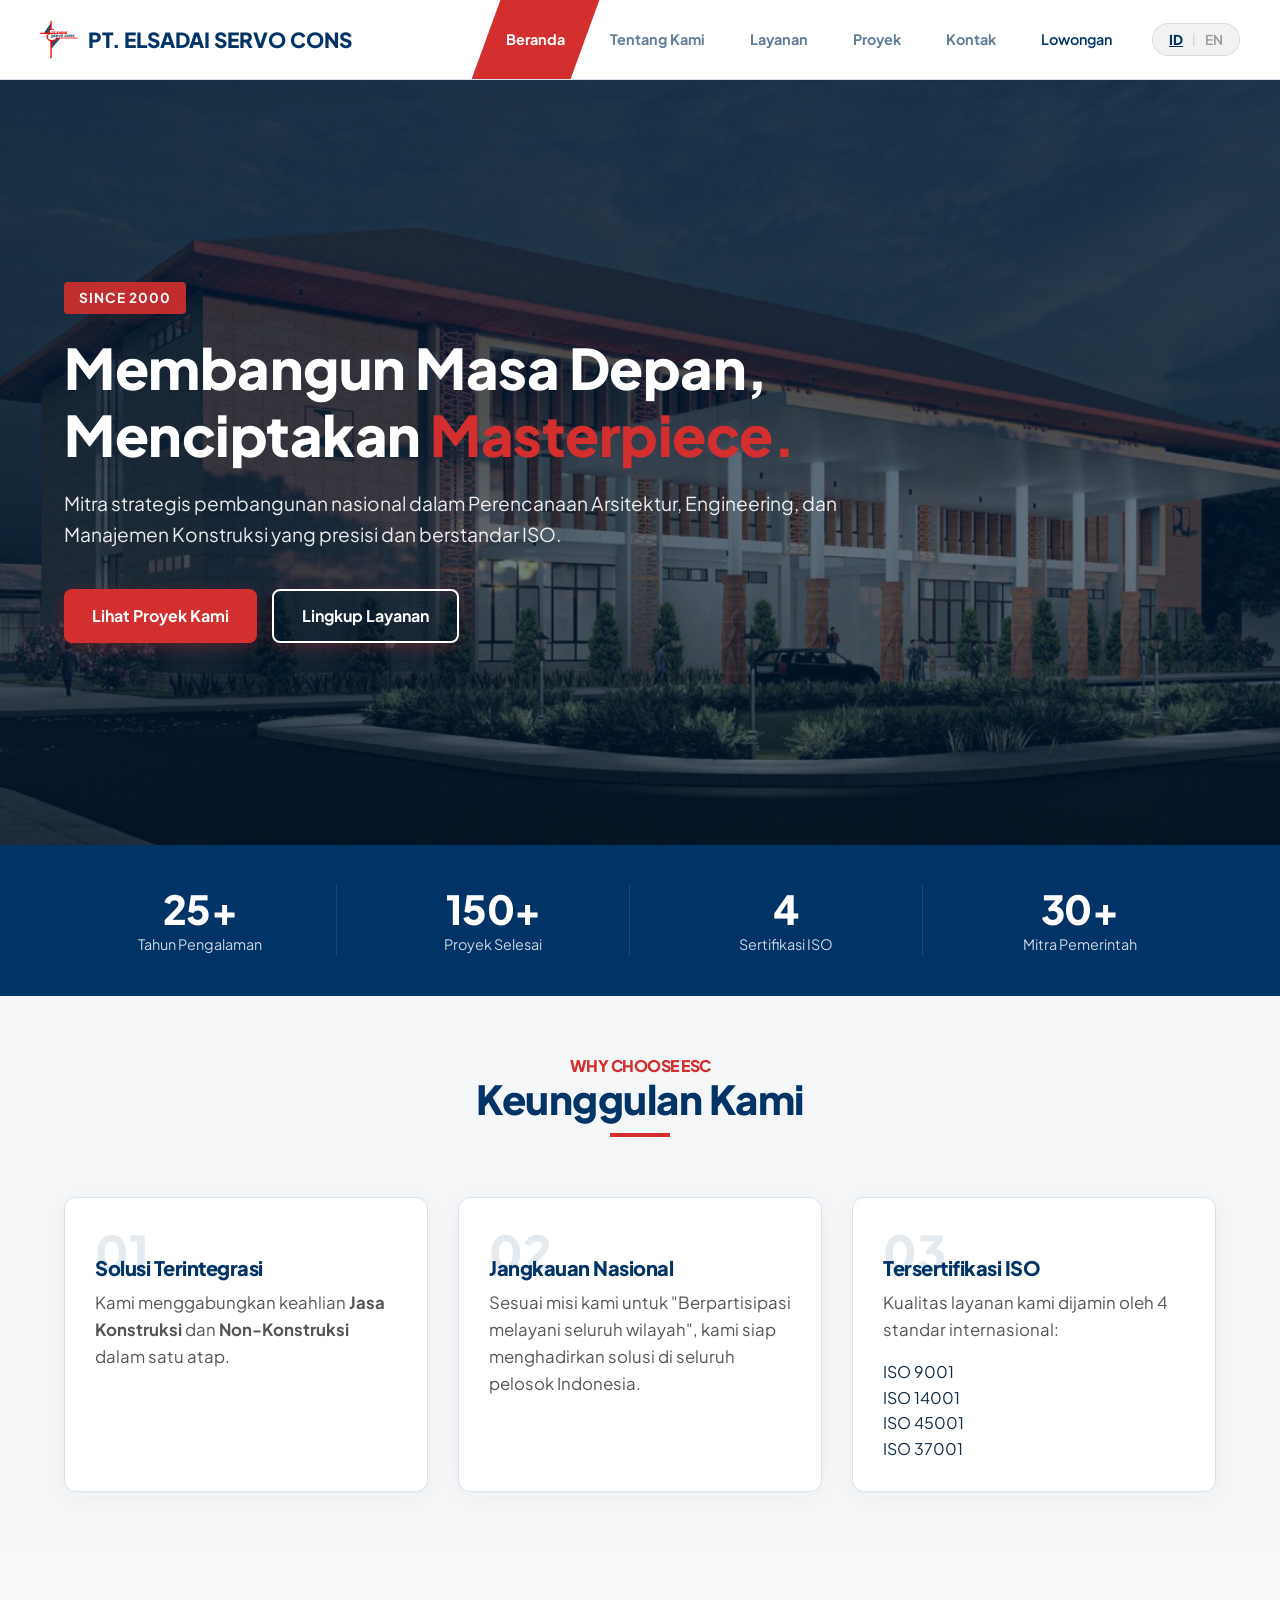
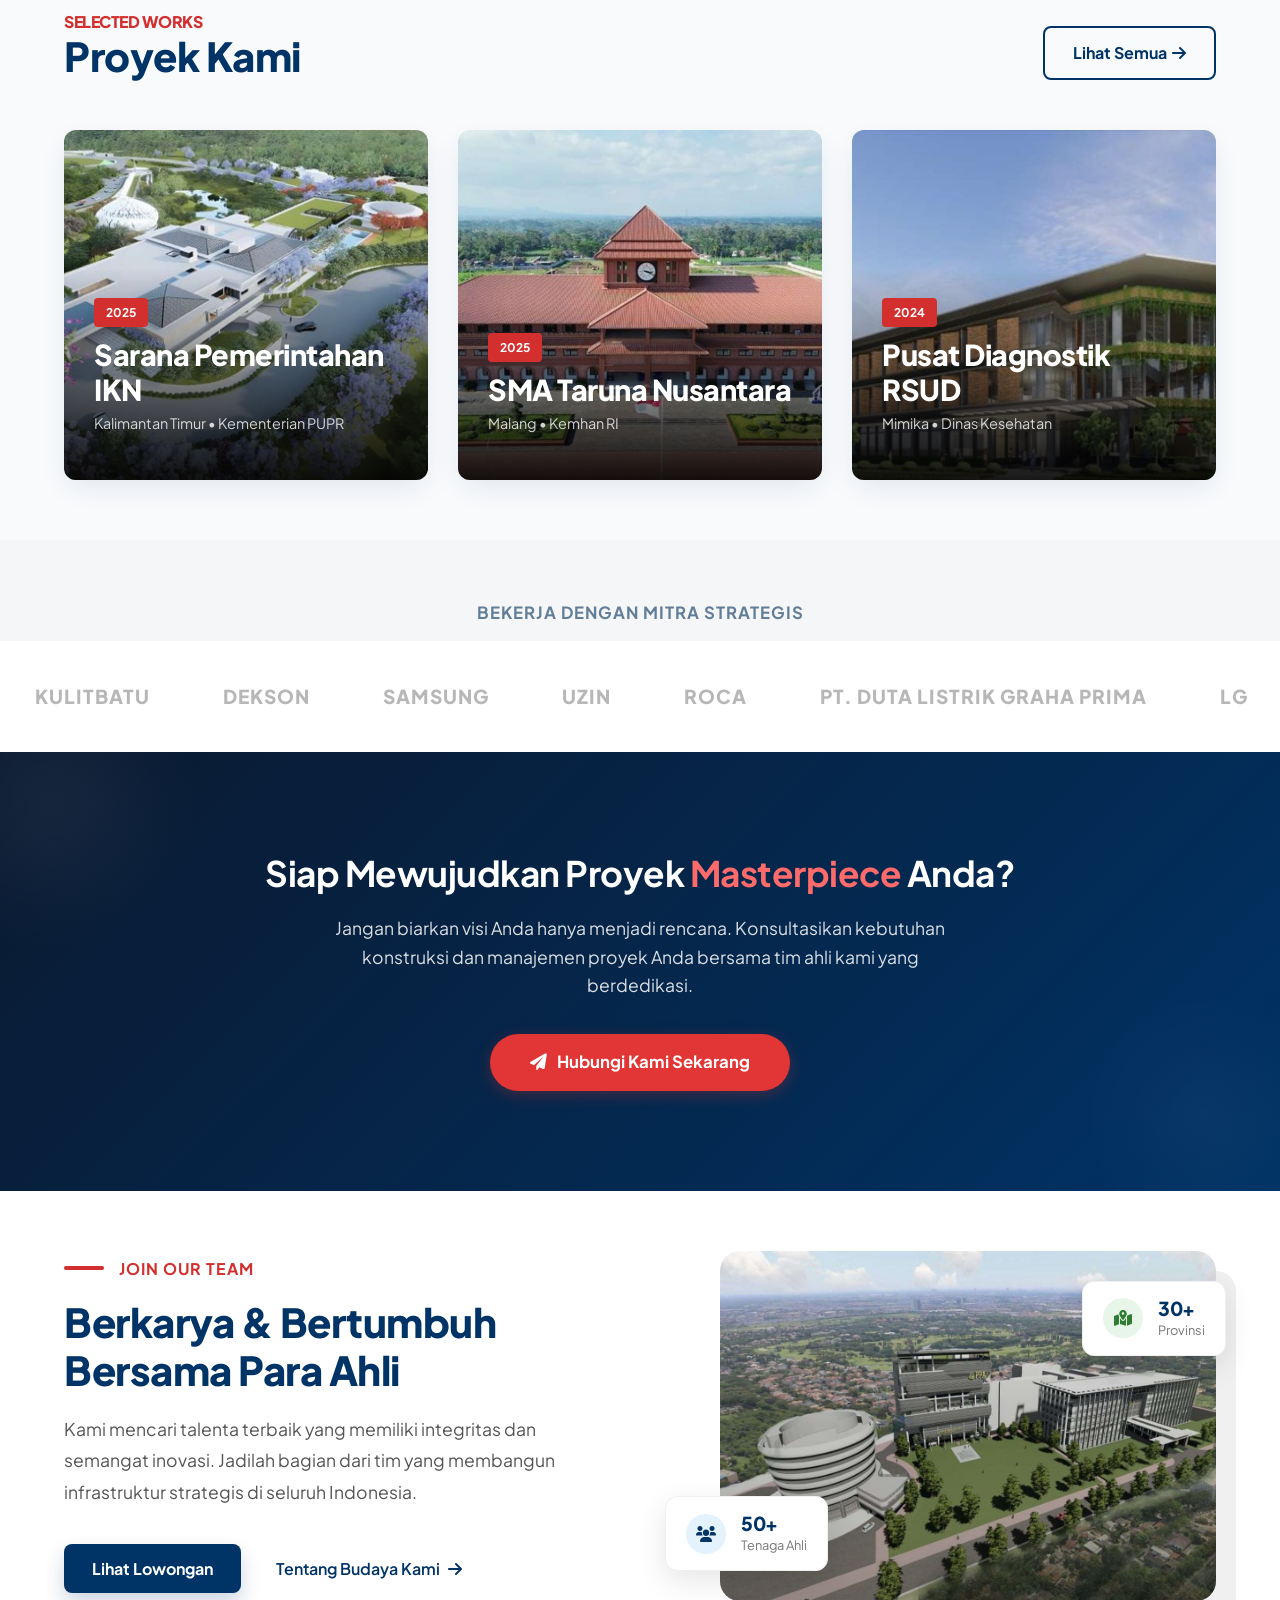
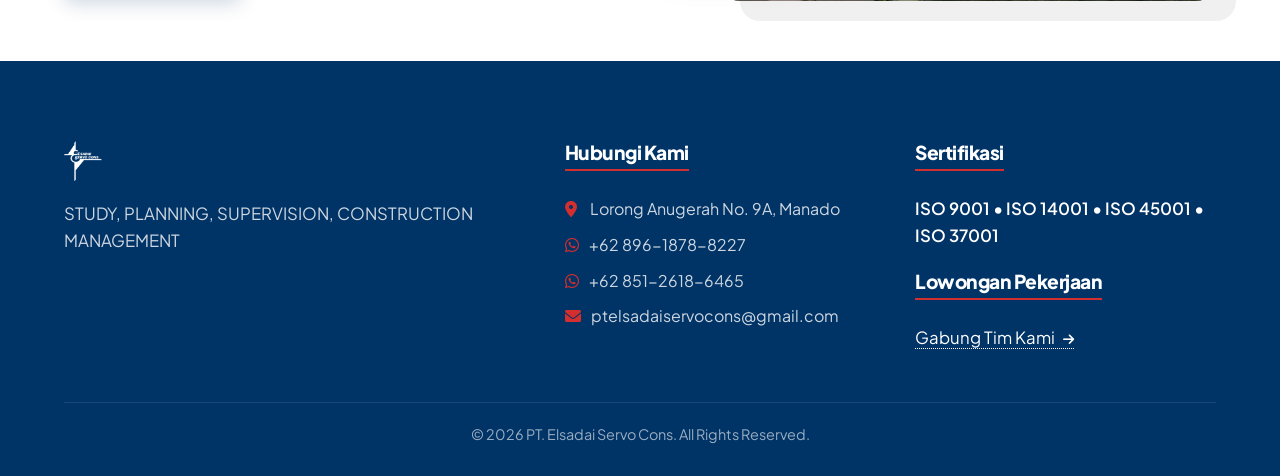
<file: index.html>
<!doctype html>
<html lang="id">
  <head>
    <meta charset="UTF-8" />
    <meta name="viewport" content="width=device-width, initial-scale=1.0" />
    <title>PT. Elsadai Servo Cons | Creator of Masterpiece</title>
    <link
      rel="icon"
      type="image/png"
      sizes="32x32"
      href="assets/images/favicon-32x32.png"
    />
    <link
      rel="icon"
      type="image/png"
      sizes="16x16"
      href="assets/images/favicon-16x16.png"
    />
    <link rel="shortcut icon" href="assets/images/favicon.ico" />

    <link
      rel="apple-touch-icon"
      sizes="180x180"
      href="assets/images/apple-touch-icon.png"
    />

    <link rel="manifest" href="assets/images/site.webmanifest" />

    <meta name="theme-color" content="#003366" />
    <link
      rel="stylesheet"
      href="https://cdnjs.cloudflare.com/ajax/libs/font-awesome/6.0.0/css/all.min.css"
    />
    <link rel="stylesheet" href="assets/css/style.css" />
    <style>
      /* --- TOMBOL BAHASA --- */
      .lang-switch-container {
        display: flex;
        align-items: center;
        margin-left: 15px;
        background: rgba(0, 0, 0, 0.05);
        padding: 5px 12px;
        border-radius: 50px;
        border: 1px solid rgba(0, 0, 0, 0.1);
      }
      .lang-option {
        cursor: pointer;
        font-weight: 600;
        font-size: 0.85rem;
        color: #999;
        transition: 0.3s;
        padding: 0 4px;
      }
      .lang-option:hover {
        color: var(--primary);
      }
      .lang-option.active {
        color: var(--primary);
        font-weight: 800;
        text-decoration: underline;
      }
      .lang-separator {
        margin: 0 5px;
        color: #ccc;
        font-size: 0.8rem;
      }

      /* --- CSS ANTI-BANNER GOOGLE (MUTLAK) --- */

      /* 1. Sembunyikan Frame Banner */
      .goog-te-banner-frame.skiptranslate,
      .goog-te-banner-frame,
      iframe.goog-te-banner-frame {
        display: none !important;
        visibility: hidden !important;
        height: 0 !important;
        width: 0 !important;
        z-index: -9999 !important;
        opacity: 0 !important;
      }

      /* 2. Sembunyikan Container Utama */
      .skiptranslate {
        display: none !important;
      }

      /* 3. Kunci Body agar tidak bisa digeser Google */
      body {
        top: 0px !important;
        margin-top: 0px !important;
        position: static !important;
      }

      /* 4. Sembunyikan Elemen UI Google Lainnya */
      #google_translate_element,
      .goog-te-gadget,
      .goog-tooltip,
      #goog-gt-tt {
        display: none !important;
        visibility: hidden !important;
      }

      /* 5. Hapus Highlight & Font */
      .goog-text-highlight {
        background-color: transparent !important;
        box-shadow: none !important;
        border: none !important;
      }
      font {
        background-color: transparent !important;
        box-shadow: none !important;
      }

      /* 6. Sticky Header Fix */
      header {
        top: 0 !important;
      }

      /* Animasi */
      @keyframes floatUpDown {
        0% {
          transform: translateY(0);
        }
        50% {
          transform: translateY(-10px);
        }
        100% {
          transform: translateY(0);
        }
      }
      @keyframes pulseGlow {
        0% {
          box-shadow: 0 0 0 0 rgba(226, 53, 53, 0.4);
        }
        70% {
          box-shadow: 0 0 0 15px rgba(226, 53, 53, 0);
        }
        100% {
          box-shadow: 0 0 0 0 rgba(226, 53, 53, 0);
        }
      }

      /* --- RESPONSIVE FIXES KHUSUS INDEX --- */
      @media (max-width: 768px) {
        .hero-modern h1 {
          font-size: 2.2rem;
          line-height: 1.3;
        }
        .hero-modern .container {
          padding: 0 20px;
        }
        .services-grid[style*="grid-template-columns: repeat(4, 1fr)"] {
          grid-template-columns: repeat(2, 1fr) !important;
        }
        .hero-modern div[style*="display: flex"] {
          flex-direction: column;
          width: 100%;
        }
        .hero-modern .btn {
          width: 100%;
          margin-bottom: 10px;
        }
      }
    </style>
  </head>
  <body>
    <div id="google_translate_element" style="display: none"></div>

    <header>
      <div class="container">
        <nav>
          <a href="index.html" class="logo">
            <img src="assets/images/logo.png" alt="Logo ESC" />
            PT. ELSADAI SERVO CONS
          </a>
          <div class="hamburger" onclick="toggleMenu()">
            <i class="fas fa-bars"></i>
          </div>
          <ul class="nav-links">
            <li><a href="index.html" class="active">Beranda</a></li>
            <li><a href="about.html">Tentang Kami</a></li>
            <li><a href="services.html">Layanan</a></li>
            <li><a href="portfolio.html">Proyek</a></li>
            <li><a href="contact.html">Kontak</a></li>
            <li>
              <a
                href="career.html"
                style="
                  font-weight: 600;
                  margin-left: 0px;
                  color: var(--primary);
                "
                >Lowongan</a
              >
            </li>

            <li>
              <div class="lang-switch-container">
                <span
                  class="lang-option"
                  id="lang-id"
                  onclick="setLanguage('id')"
                  >ID</span
                >
                <span class="lang-separator">|</span>
                <span
                  class="lang-option"
                  id="lang-en"
                  onclick="setLanguage('en')"
                  >EN</span
                >
              </div>
            </li>
          </ul>
        </nav>
      </div>
    </header>

    <section class="hero-modern">
      <div class="container">
        <div class="reveal" style="max-width: 800px">
          <div
            style="
              display: inline-block;
              background: rgba(211, 47, 47, 0.9);
              color: #fff;
              padding: 5px 15px;
              border-radius: 4px;
              font-weight: 700;
              font-size: 0.85rem;
              margin-bottom: 20px;
              letter-spacing: 1px;
            "
          >
            SINCE 2000
          </div>
          <h1>
            Membangun Masa Depan,<br />
            Menciptakan
            <span style="color: var(--accent)">Masterpiece.</span>
          </h1>
          <p
            style="
              font-size: 1.2rem;
              color: rgba(255, 255, 255, 0.9);
              margin-bottom: 40px;
              line-height: 1.6;
            "
          >
            Mitra strategis pembangunan nasional dalam Perencanaan Arsitektur,
            Engineering, dan Manajemen Konstruksi yang presisi dan berstandar
            ISO.
          </p>
          <div style="display: flex; gap: 15px">
            <a href="portfolio.html" class="btn">Lihat Proyek Kami</a>
            <a
              href="services.html"
              class="btn"
              style="background: transparent; border: 2px solid #fff"
              >Lingkup Layanan</a
            >
          </div>
        </div>
      </div>
    </section>

    <section style="background: var(--primary); padding: 40px 0; color: #fff">
      <div class="container">
        <div
          class="services-grid reveal"
          style="
            grid-template-columns: repeat(4, 1fr);
            text-align: center;
            gap: 20px;
          "
        >
          <div style="border-right: 1px solid rgba(255, 255, 255, 0.1)">
            <h2 style="color: #fff; margin: 0; font-size: 2.5rem">25+</h2>
            <p style="margin: 0; color: #fff; opacity: 0.8; font-size: 0.9rem">
              Tahun Pengalaman
            </p>
          </div>
          <div style="border-right: 1px solid rgba(255, 255, 255, 0.1)">
            <h2 style="color: #fff; margin: 0; font-size: 2.5rem">150+</h2>
            <p style="margin: 0; color: #fff; opacity: 0.8; font-size: 0.9rem">
              Proyek Selesai
            </p>
          </div>
          <div style="border-right: 1px solid rgba(255, 255, 255, 0.1)">
            <h2 style="color: #fff; margin: 0; font-size: 2.5rem">4</h2>
            <p style="margin: 0; color: #fff; opacity: 0.8; font-size: 0.9rem">
              Sertifikasi ISO
            </p>
          </div>
          <div>
            <h2 style="color: #fff; margin: 0; font-size: 2.5rem">30+</h2>
            <p style="margin: 0; color: #fff; opacity: 0.8; font-size: 0.9rem">
              Mitra Pemerintah
            </p>
          </div>
        </div>
      </div>
    </section>

    <section class="section-padding">
      <div class="container">
        <div class="text-center reveal" style="margin-bottom: 60px">
          <h4 style="color: var(--accent)">WHY CHOOSE ESC</h4>
          <h2 style="color: var(--primary)">Keunggulan Kami</h2>
          <div
            style="
              width: 60px;
              height: 4px;
              background: var(--accent);
              margin: 10px auto;
            "
          ></div>
        </div>

        <div class="services-grid reveal" style="gap: 30px">
          <div class="why-box">
            <div class="why-number">01</div>
            <h3 class="why-title">Solusi Terintegrasi</h3>
            <p>
              Kami menggabungkan keahlian <strong>Jasa Konstruksi</strong> dan
              <strong>Non-Konstruksi</strong> dalam satu atap.
            </p>
          </div>
          <div class="why-box">
            <div class="why-number">02</div>
            <h3 class="why-title">Jangkauan Nasional</h3>
            <p>
              Sesuai misi kami untuk "Berpartisipasi melayani seluruh wilayah",
              kami siap menghadirkan solusi di seluruh pelosok Indonesia.
            </p>
          </div>
          <div class="why-box">
            <div class="why-number">03</div>
            <h3 class="why-title">Tersertifikasi ISO</h3>
            <p style="margin-bottom: 15px">
              Kualitas layanan kami dijamin oleh 4 standar internasional:
            </p>
            <div class="iso-grid">
              <div class="iso-badge">ISO 9001</div>
              <div class="iso-badge">ISO 14001</div>
              <div class="iso-badge">ISO 45001</div>
              <div class="iso-badge">ISO 37001</div>
            </div>
          </div>
        </div>
      </div>
    </section>

    <section class="section-padding" style="background: #f8fafc">
      <div class="container">
        <div
          style="
            display: flex;
            justify-content: space-between;
            align-items: flex-end;
            margin-bottom: 50px;
          "
          class="reveal"
        >
          <div>
            <h4 style="color: var(--accent)">SELECTED WORKS</h4>
            <h2 style="color: var(--primary); margin: 0">Proyek Kami</h2>
          </div>
          <a href="portfolio.html" class="btn-outline">
            Lihat Semua
            <i class="fas fa-arrow-right" style="margin-left: 5px"></i>
          </a>
        </div>

        <div class="services-grid reveal">
          <div class="project-card-visual">
            <img src="assets/images/SaranaIKN1.jpg" alt="Proyek IKN" />
            <div class="project-overlay">
              <span class="project-tag">2025</span>
              <h3 style="color: #fff; margin-bottom: 5px">
                Sarana Pemerintahan IKN
              </h3>
              <p style="color: rgba(255, 255, 255, 0.8); font-size: 0.9rem">
                Kalimantan Timur • Kementerian PUPR
              </p>
            </div>
          </div>
          <div class="project-card-visual">
            <img src="assets/images/SMATarunaMalang1.jpg" alt="SMA Taruna" />
            <div class="project-overlay">
              <span class="project-tag">2025</span>
              <h3 style="color: #fff; margin-bottom: 5px">
                SMA Taruna Nusantara
              </h3>
              <p style="color: rgba(255, 255, 255, 0.8); font-size: 0.9rem">
                Malang • Kemhan RI
              </p>
            </div>
          </div>
          <div class="project-card-visual">
            <img src="assets/images/RSUDMimika1.jpg" alt="RSUD" />
            <div class="project-overlay">
              <span class="project-tag">2024</span>
              <h3 style="color: #fff; margin-bottom: 5px">
                Pusat Diagnostik RSUD
              </h3>
              <p style="color: rgba(255, 255, 255, 0.8); font-size: 0.9rem">
                Mimika • Dinas Kesehatan
              </p>
            </div>
          </div>
        </div>
      </div>
    </section>

    <section>
      <div class="container">
        <div class="text-center" style="padding-top: 60px">
          <p
            style="
              font-weight: 700;
              color: var(--text-muted);
              text-transform: uppercase;
              letter-spacing: 1px;
            "
          >
            Bekerja Dengan Mitra Strategis
          </p>
        </div>
      </div>
      <div class="marquee-container">
        <div class="marquee-content">
          <span class="partner-logo-item">KULITBATU</span>
          <span class="partner-logo-item">DEKSON</span>
          <span class="partner-logo-item">SAMSUNG</span>
          <span class="partner-logo-item">UZIN</span>
          <span class="partner-logo-item">ROCA</span>
          <span class="partner-logo-item">PT. DUTA LISTRIK GRAHA PRIMA</span>
          <span class="partner-logo-item">LG</span>
          <span class="partner-logo-item">ATA</span>
          <span class="partner-logo-item">FUJITEC</span>
          <span class="partner-logo-item">JAYABOARD</span>
          <span class="partner-logo-item">NIPPON PAINT</span>
          <span class="partner-logo-item">PT. ETERNITI SARANA BERKAT</span>
          <span class="partner-logo-item">PROPAN</span>
          <span class="partner-logo-item">BMI</span>
          <span class="partner-logo-item">HISENSE</span>
          <span class="partner-logo-item">CISANGKAN</span>
          <span class="partner-logo-item">SURYAQUA</span>
          <span class="partner-logo-item">LORENTZ SOLAR PUMPING</span>
          <span class="partner-logo-item">ONDULINE</span>
          <span class="partner-logo-item">PENTA PRIMA</span>
          <span class="partner-logo-item">SOLID</span>
          <span class="partner-logo-item">JOTUN</span>
          <span class="partner-logo-item">ULTRACHEM</span>

          <span class="partner-logo-item">KULITBATU</span>
          <span class="partner-logo-item">DEKSON</span>
          <span class="partner-logo-item">SAMSUNG</span>
          <span class="partner-logo-item">UZIN</span>
          <span class="partner-logo-item">ROCA</span>
          <span class="partner-logo-item">PT. DUTA LISTRIK GRAHA PRIMA</span>
          <span class="partner-logo-item">LG</span>
          <span class="partner-logo-item">ATA</span>
          <span class="partner-logo-item">FUJITEC</span>
          <span class="partner-logo-item">JAYABOARD</span>
          <span class="partner-logo-item">NIPPON PAINT</span>
          <span class="partner-logo-item">PT. ETERNITI SARANA BERKAT</span>
          <span class="partner-logo-item">PROPAN</span>
          <span class="partner-logo-item">BMI</span>
          <span class="partner-logo-item">HISENSE</span>
          <span class="partner-logo-item">CISANGKAN</span>
          <span class="partner-logo-item">SURYAQUA</span>
          <span class="partner-logo-item">LORENTZ SOLAR PUMPING</span>
          <span class="partner-logo-item">ONDULINE</span>
          <span class="partner-logo-item">PENTA PRIMA</span>
          <span class="partner-logo-item">SOLID</span>
          <span class="partner-logo-item">JOTUN</span>
          <span class="partner-logo-item">ULTRACHEM</span>
        </div>
      </div>
    </section>

    <section
      style="
        background: linear-gradient(135deg, #0a192f 0%, #003366 100%);
        color: #fff;
        text-align: center;
        position: relative;
        overflow: hidden;
        padding: 100px;
      "
    >
      <div
        style="
          position: absolute;
          top: -100px;
          left: -100px;
          width: 300px;
          height: 300px;
          background: radial-gradient(
            circle,
            rgba(255, 255, 255, 0.05) 0%,
            rgba(255, 255, 255, 0) 70%
          );
          border-radius: 50%;
          pointer-events: none;
        "
      ></div>
      <div
        style="
          position: absolute;
          bottom: -50px;
          right: -50px;
          width: 250px;
          height: 250px;
          background: radial-gradient(
            circle,
            rgba(255, 255, 255, 0.03) 0%,
            rgba(255, 255, 255, 0) 70%
          );
          border-radius: 50%;
          pointer-events: none;
        "
      ></div>

      <div class="container reveal" style="position: relative; z-index: 2">
        <h2
          style="
            color: #fff;
            margin-bottom: 20px;
            font-weight: 700;
            font-size: 2.2rem;
          "
        >
          Siap Mewujudkan Proyek
          <span style="color: #ff6b6b">Masterpiece</span> Anda?
        </h2>
        <p
          style="
            color: rgba(255, 255, 255, 0.85);
            margin-bottom: 35px;
            max-width: 650px;
            margin-left: auto;
            margin-right: auto;
            font-size: 1.1rem;
            line-height: 1.6;
          "
        >
          Jangan biarkan visi Anda hanya menjadi rencana. Konsultasikan
          kebutuhan konstruksi dan manajemen proyek Anda bersama tim ahli kami
          yang berdedikasi.
        </p>
        <a
          href="contact.html"
          class="btn"
          style="
            background: #e23535;
            color: #fff;
            padding: 15px 40px;
            font-size: 1.05rem;
            border-radius: 50px;
            border: none;
            font-weight: 700;
            display: inline-flex;
            align-items: center;
            gap: 10px;
            animation: pulseGlow 2s infinite;
          "
        >
          <i class="fas fa-paper-plane"></i> Hubungi Kami Sekarang
        </a>
      </div>
    </section>

    <section
      class="section-padding"
      style="background: #ffffff; position: relative; overflow: hidden"
    >
      <div class="container reveal">
        <div
          style="
            display: flex;
            flex-wrap: wrap;
            align-items: center;
            justify-content: space-between;
            gap: 50px;
          "
        >
          <div style="flex: 1; min-width: 300px">
            <div
              style="
                display: flex;
                align-items: center;
                gap: 15px;
                margin-bottom: 20px;
              "
            >
              <span
                style="
                  background: var(--accent);
                  width: 40px;
                  height: 4px;
                  border-radius: 2px;
                "
              ></span>
              <h4
                style="
                  color: var(--accent);
                  font-weight: 700;
                  letter-spacing: 1px;
                  margin: 0;
                  text-transform: uppercase;
                "
              >
                Join Our Team
              </h4>
            </div>

            <h2
              style="
                color: var(--primary);
                font-size: 2.5rem;
                margin-bottom: 20px;
                line-height: 1.2;
              "
            >
              Berkarya & Bertumbuh <br />Bersama Para Ahli
            </h2>

            <p
              style="
                color: #555;
                font-size: 1.1rem;
                line-height: 1.8;
                margin-bottom: 35px;
              "
            >
              Kami mencari talenta terbaik yang memiliki integritas dan semangat
              inovasi. Jadilah bagian dari tim yang membangun infrastruktur
              strategis di seluruh Indonesia.
            </p>

            <div style="display: flex; gap: 15px; align-items: center">
              <a
                href="career.html"
                class="btn"
                style="
                  background: var(--primary);
                  color: #fff;
                  box-shadow: 0 10px 20px rgba(0, 51, 102, 0.2);
                "
              >
                Lihat Lowongan
              </a>
              <a
                href="about.html"
                style="
                  color: var(--primary);
                  text-decoration: none;
                  font-weight: 600;
                  padding: 10px 20px;
                  display: inline-flex;
                  align-items: center;
                "
              >
                Tentang Budaya Kami
                <i class="fas fa-arrow-right" style="margin-left: 8px"></i>
              </a>
            </div>
          </div>

          <div
            style="
              flex: 1;
              min-width: 300px;
              position: relative;
              display: flex;
              justify-content: flex-end;
            "
          >
            <div
              style="
                position: relative;
                width: 90%;
                border-radius: 20px;
                overflow: hidden;
                box-shadow: 20px 20px 0px rgba(240, 240, 240, 1);
              "
            >
              <img
                src="assets/images/bg4.jpg"
                alt="Team Culture"
                style="width: 100%; display: block; object-fit: cover"
              />
              <div
                style="
                  position: absolute;
                  inset: 0;
                  background: linear-gradient(
                    to top,
                    rgba(0, 0, 0, 0.3),
                    transparent
                  );
                "
              ></div>
            </div>

            <div
              style="
                position: absolute;
                bottom: 30px;
                left: 0;
                background: #fff;
                padding: 15px 20px;
                border-radius: 12px;
                box-shadow: 0 10px 30px rgba(0, 0, 0, 0.1);
                display: flex;
                align-items: center;
                gap: 15px;
                border: 1px solid #f0f0f0;
                animation: floatUpDown 4s ease-in-out infinite;
              "
            >
              <div
                style="
                  background: #e3f2fd;
                  width: 40px;
                  height: 40px;
                  border-radius: 50%;
                  display: flex;
                  align-items: center;
                  justify-content: center;
                  color: var(--primary);
                "
              >
                <i class="fas fa-users"></i>
              </div>
              <div>
                <h4 style="margin: 0; font-size: 1.2rem; color: var(--primary)">
                  50+
                </h4>
                <p style="margin: 0; font-size: 0.8rem; color: #777">
                  Tenaga Ahli
                </p>
              </div>
            </div>

            <div
              style="
                position: absolute;
                top: 30px;
                right: -10px;
                background: #fff;
                padding: 15px 20px;
                border-radius: 12px;
                box-shadow: 0 10px 30px rgba(0, 0, 0, 0.1);
                display: flex;
                align-items: center;
                gap: 15px;
                border: 1px solid #f0f0f0;
                animation: floatUpDown 5s ease-in-out infinite 1s;
              "
            >
              <div
                style="
                  background: #e8f5e9;
                  width: 40px;
                  height: 40px;
                  border-radius: 50%;
                  display: flex;
                  align-items: center;
                  justify-content: center;
                  color: #2e7d32;
                "
              >
                <i class="fas fa-map-marked-alt"></i>
              </div>
              <div>
                <h4 style="margin: 0; font-size: 1.2rem; color: var(--primary)">
                  30+
                </h4>
                <p style="margin: 0; font-size: 0.8rem; color: #777">
                  Provinsi
                </p>
              </div>
            </div>
          </div>
        </div>
      </div>
    </section>

    <footer>
      <div class="container">
        <div
          class="services-grid"
          style="grid-template-columns: 1.5fr 1fr 1fr; gap: 50px"
        >
          <div class="footer-info">
            <a href="index.html">
              <img
                src="assets/images/logo.png"
                alt="Logo PT. Elsadai"
                class="footer-logo-img"
              />
            </a>
            <p>STUDY, PLANNING, SUPERVISION, CONSTRUCTION MANAGEMENT</p>
          </div>
          <div class="footer-info">
            <h4>Hubungi Kami</h4>
            <ul class="notranslate">
              <li>
                <i class="fas fa-map-marker-alt"></i> Lorong Anugerah No. 9A,
                Manado
              </li>
              <li><i class="fab fa-whatsapp"></i>+62 896-1878-8227</li>
              <li><i class="fab fa-whatsapp"></i>+62 851-2618-6465</li>
              <li>
                <i class="fas fa-envelope"></i>ptelsadaiservocons@gmail.com
              </li>
            </ul>
          </div>
          <div class="footer-info">
            <h4>Sertifikasi</h4>
            <p style="color: #fff; font-weight: 600; margin-bottom: 20px">
              ISO 9001 • ISO 14001 • ISO 45001 • ISO 37001
            </p>
            <h4>Lowongan Pekerjaan</h4>
            <p style="margin: 0">
              <a
                href="career.html"
                style="
                  color: #fff;
                  text-decoration: none;
                  border-bottom: 1px dotted #fff;
                "
              >
                Gabung Tim Kami
                <i
                  class="fas fa-arrow-right"
                  style="font-size: 0.8rem; margin-left: 5px"
                ></i>
              </a>
            </p>
          </div>
        </div>
        <div class="footer-bottom">
          &copy; 2026 PT. Elsadai Servo Cons. All Rights Reserved.
        </div>
      </div>
    </footer>

    <button id="backToTop"><i class="fas fa-arrow-up"></i></button>

    <script type="text/javascript">
      function googleTranslateElementInit() {
        new google.translate.TranslateElement(
          {
            pageLanguage: "id",
            includedLanguages: "id,en",
            layout: google.translate.TranslateElement.InlineLayout.SIMPLE,
            autoDisplay: false,
          },
          "google_translate_element",
        );
      }
    </script>
    <script
      type="text/javascript"
      src="//translate.google.com/translate_a/element.js?cb=googleTranslateElementInit"
    ></script>

    <script src="assets/js/main.js"></script>

    <script>
      setInterval(function () {
        var banner = document.querySelector(".goog-te-banner-frame");
        if (banner) {
          banner.remove();
        }
        if (document.body.style.top && document.body.style.top !== "0px") {
          document.body.style.setProperty("top", "0px", "important");
          document.body.style.setProperty("position", "static", "important");
        }
      }, 50);
    </script>
  </body>
</html>
</file>
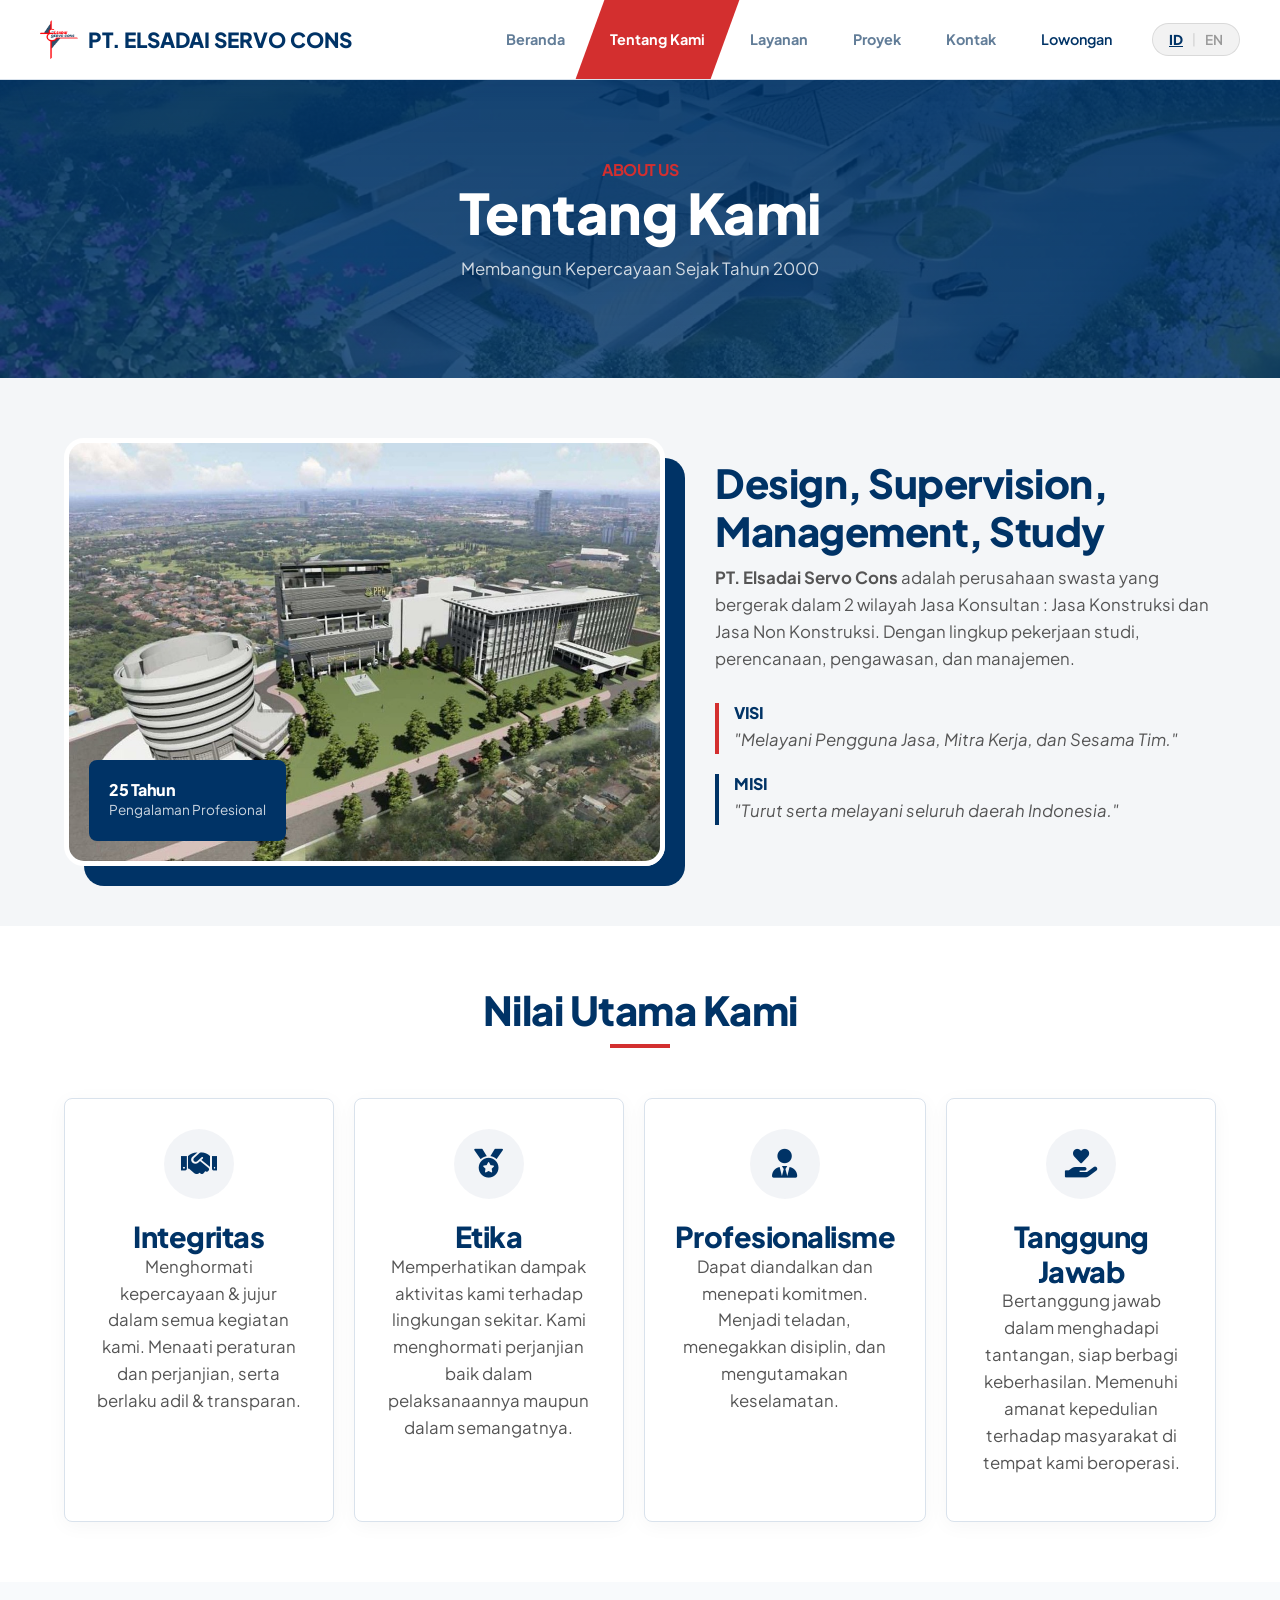
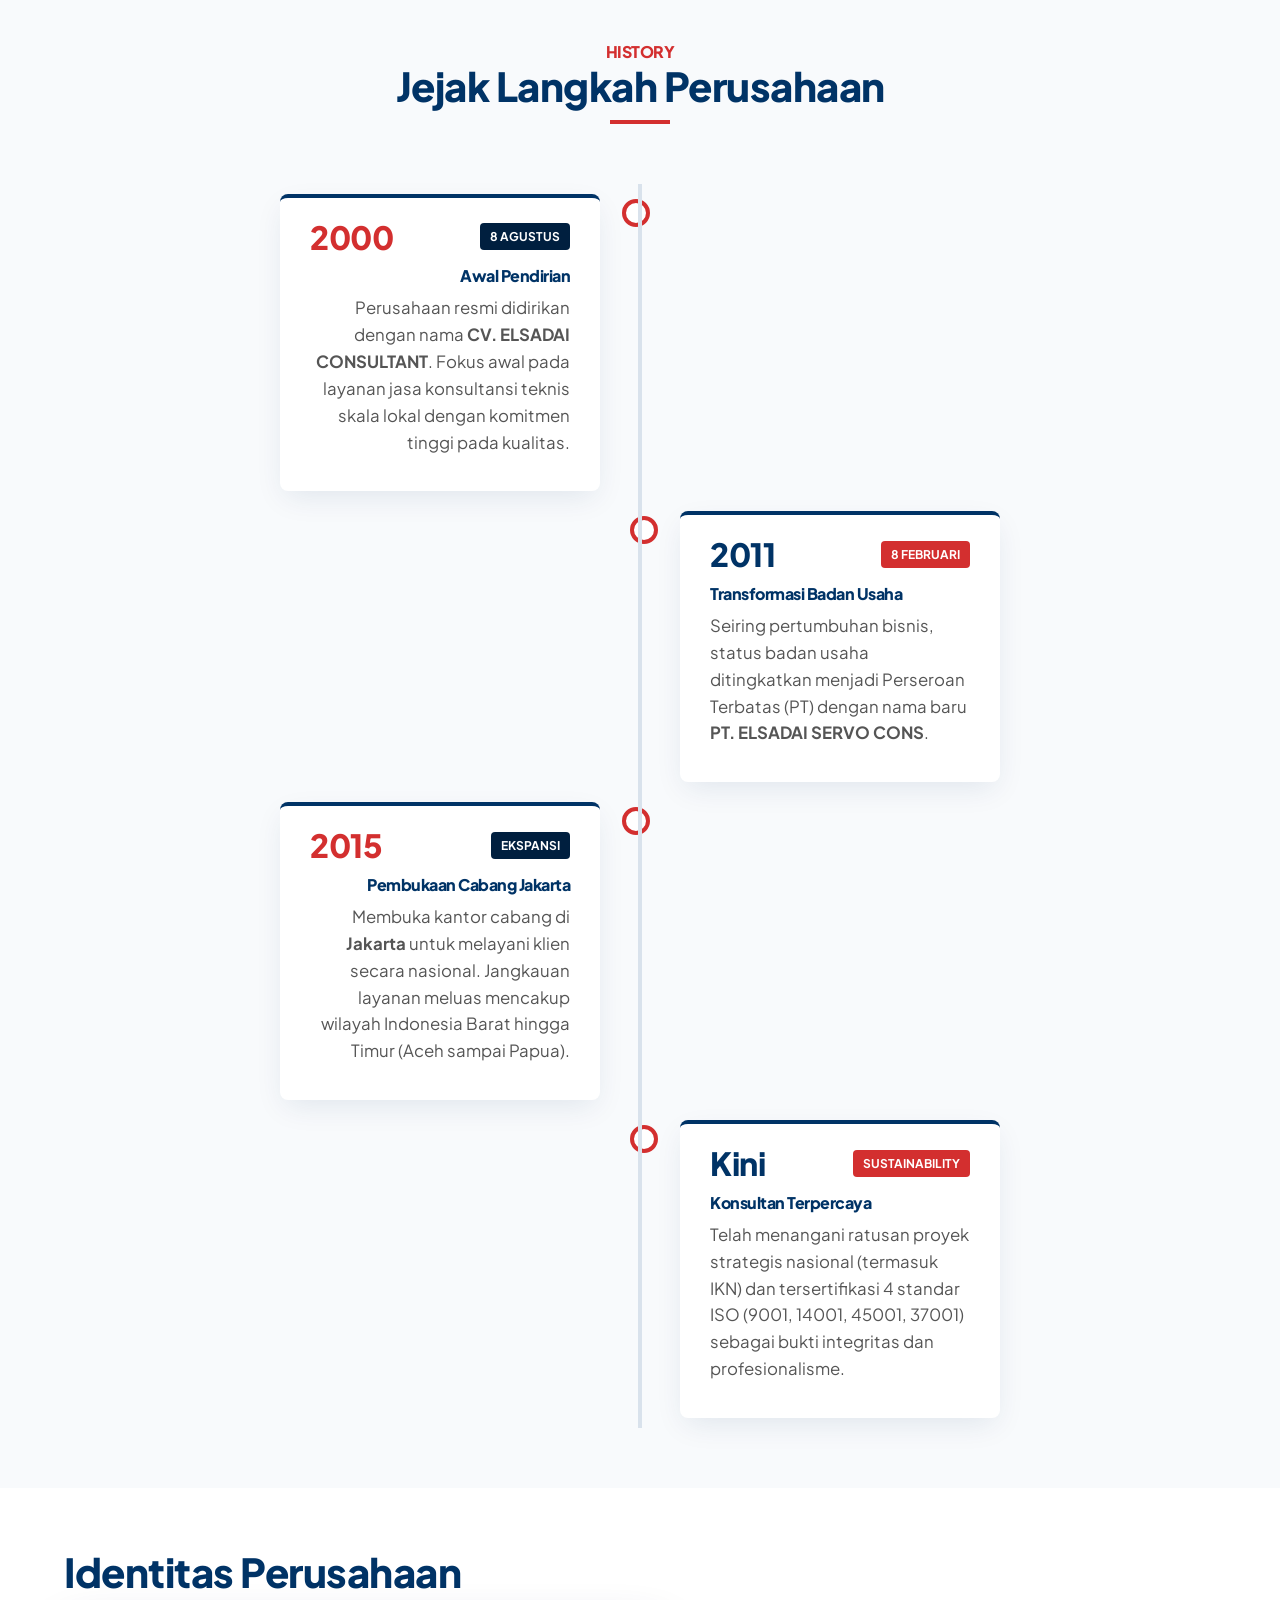
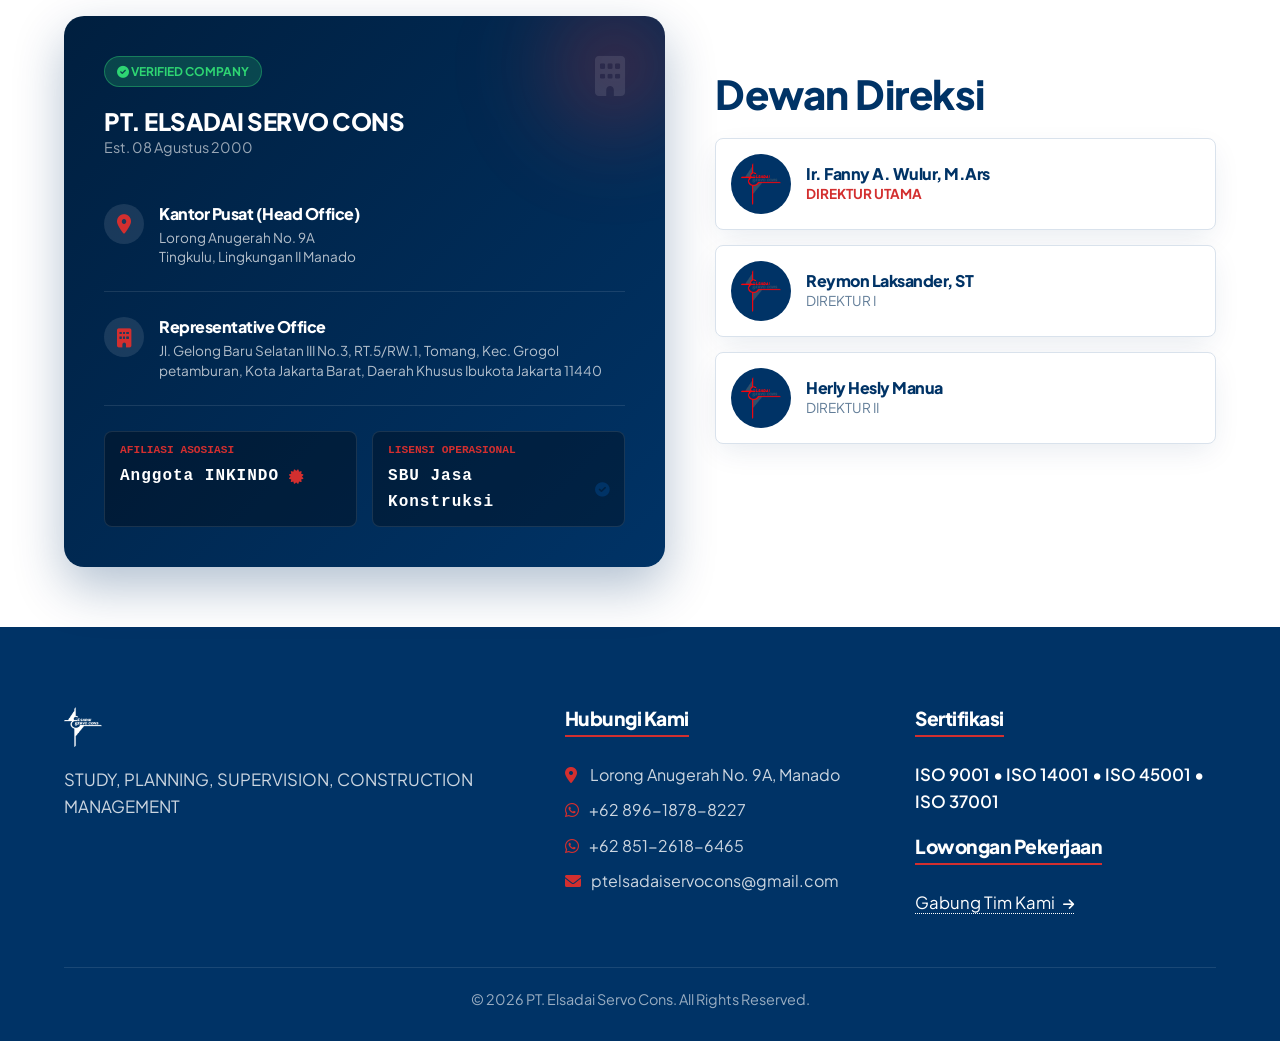
<file: about.html>
<!doctype html>
<html lang="id">
  <head>
    <meta charset="UTF-8" />
    <meta name="viewport" content="width=device-width, initial-scale=1.0" />
    <title>Tentang Kami | PT. Elsadai Servo Cons</title>
    <link
      rel="icon"
      type="image/png"
      sizes="32x32"
      href="assets/images/favicon-32x32.png"
    />
    <link
      rel="icon"
      type="image/png"
      sizes="16x16"
      href="assets/images/favicon-16x16.png"
    />
    <link rel="shortcut icon" href="assets/images/favicon.ico" />

    <link
      rel="apple-touch-icon"
      sizes="180x180"
      href="assets/images/apple-touch-icon.png"
    />

    <link rel="manifest" href="assets/images/site.webmanifest" />

    <meta name="theme-color" content="#003366" />
    <link
      rel="stylesheet"
      href="https://cdnjs.cloudflare.com/ajax/libs/font-awesome/6.0.0/css/all.min.css"
    />
    <link rel="stylesheet" href="assets/css/style.css" />
    <style>
      /* --- TOMBOL BAHASA --- */
      .lang-switch-container {
        display: flex;
        align-items: center;
        margin-left: 15px;
        background: rgba(0, 0, 0, 0.05);
        padding: 5px 12px;
        border-radius: 50px;
        border: 1px solid rgba(0, 0, 0, 0.1);
      }
      .lang-option {
        cursor: pointer;
        font-weight: 600;
        font-size: 0.85rem;
        color: #999;
        transition: 0.3s;
        padding: 0 4px;
      }
      .lang-option:hover {
        color: var(--primary);
      }
      .lang-option.active {
        color: var(--primary);
        font-weight: 800;
        text-decoration: underline;
      }
      .lang-separator {
        margin: 0 5px;
        color: #ccc;
        font-size: 0.8rem;
      }

      /* --- CSS ANTI-BANNER GOOGLE --- */
      .goog-te-banner-frame.skiptranslate,
      .goog-te-banner-frame,
      iframe.goog-te-banner-frame {
        display: none !important;
        visibility: hidden !important;
        height: 0 !important;
        width: 0 !important;
        z-index: -9999 !important;
        opacity: 0 !important;
      }
      .skiptranslate {
        display: none !important;
      }
      body {
        top: 0px !important;
        position: static !important;
        margin-top: 0px !important;
      }
      .goog-tooltip {
        display: none !important;
      }
      .goog-tooltip:hover {
        display: none !important;
      }
      .goog-text-highlight {
        background-color: transparent !important;
        box-shadow: none !important;
      }
      header {
        top: 0 !important;
      }

      /* --- RESPONSIVE FIXES KHUSUS ABOUT --- */
      @media (max-width: 768px) {
        /* Timeline Mobile Fix */
        .timeline::after {
          left: 20px !important;
        }
        .timeline-item {
          width: 100% !important;
          padding-left: 60px !important;
          padding-right: 15px !important;
          text-align: left !important;
        }
        .timeline-item::after {
          left: 10px !important;
          right: auto !important;
        }
        .timeline-item.right {
          left: 0 !important;
        }
        .timeline-content h3 {
          font-size: 1.5rem !important;
        }

        /* Corporate Card Identity */
        .corporate-card {
          padding: 25px !important;
          min-height: auto !important;
        }
        .corporate-card div[style*="justify-content: space-between"] {
          flex-direction: column;
          gap: 15px;
        }
        .legal-badge-group {
          flex-direction: column;
        }

        /* Values Grid */
        .values-grid {
          grid-template-columns: 1fr !important;
        }
      }
    </style>
  </head>
  <body>
    <div id="google_translate_element" style="display: none"></div>

    <header>
      <div class="container">
        <nav>
          <a href="index.html" class="logo">
            <img src="assets/images/logo.png" alt="Logo ESC" />
            PT. ELSADAI SERVO CONS
          </a>
          <div class="hamburger" onclick="toggleMenu()">
            <i class="fas fa-bars"></i>
          </div>
          <ul class="nav-links">
            <li><a href="index.html">Beranda</a></li>
            <li>
              <a href="about.html" class="active">Tentang Kami</a>
            </li>
            <li><a href="services.html">Layanan</a></li>
            <li><a href="portfolio.html">Proyek</a></li>
            <li><a href="contact.html">Kontak</a></li>
            <li>
              <a
                href="career.html"
                style="
                  font-weight: 600;
                  margin-left: 0px;
                  color: var(--primary);
                "
                >Lowongan</a
              >
            </li>

            <li>
              <div class="lang-switch-container">
                <span
                  class="lang-option"
                  id="lang-id"
                  onclick="setLanguage('id')"
                  >ID</span
                >
                <span class="lang-separator">|</span>
                <span
                  class="lang-option"
                  id="lang-en"
                  onclick="setLanguage('en')"
                  >EN</span
                >
              </div>
            </li>
          </ul>
        </nav>
      </div>
    </header>

    <section class="hero-mini">
      <div class="container">
        <h4
          style="
            color: var(--accent);
            font-weight: 700;
            animation: fadeInUp 1s ease-out;
          "
        >
          ABOUT US
        </h4>
        <h1 style="animation: fadeInUp 1s ease-out 0.2s backwards">
          Tentang Kami
        </h1>
        <p style="animation: fadeInUp 1s ease-out 0.4s backwards">
          Membangun Kepercayaan Sejak Tahun 2000
        </p>
      </div>
    </section>

    <section class="section-padding">
      <div class="container">
        <div class="hero-wrapper">
          <div class="hero-image reveal">
            <img
              src="assets/images/bg4.jpg"
              alt="Office Culture"
              style="
                width: 100%;
                height: 100%;
                object-fit: cover;
                display: block;
              "
            />
            <div
              style="
                position: absolute;
                bottom: 20px;
                left: 20px;
                background: var(--primary);
                color: #fff;
                padding: 20px;
                border-radius: 8px;
                max-width: 200px;
              "
            >
              <h4 style="color: #fff; margin: 0">25 Tahun</h4>
              <p
                style="
                  color: rgba(255, 255, 255, 0.8);
                  font-size: 0.85rem;
                  margin: 0;
                "
              >
                Pengalaman Profesional
              </p>
            </div>
          </div>
          <div class="hero-content reveal">
            <h2 style="color: var(--primary)">
              Design, Supervision, Management, Study
            </h2>
            <p>
              <strong>PT. Elsadai Servo Cons</strong> adalah perusahaan swasta
              yang bergerak dalam 2 wilayah Jasa Konsultan : Jasa Konstruksi dan
              Jasa Non Konstruksi. Dengan lingkup pekerjaan studi, perencanaan,
              pengawasan, dan manajemen.
            </p>

            <div style="margin-top: 30px">
              <div
                style="
                  margin-bottom: 20px;
                  border-left: 4px solid var(--accent);
                  padding-left: 15px;
                "
              >
                <h4 style="color: var(--primary); margin-bottom: 5px">VISI</h4>
                <p style="font-style: italic">
                  "Melayani Pengguna Jasa, Mitra Kerja, dan Sesama Tim."
                </p>
              </div>
              <div
                style="
                  margin-bottom: 20px;
                  border-left: 4px solid var(--primary);
                  padding-left: 15px;
                "
              >
                <h4 style="color: var(--primary); margin-bottom: 5px">MISI</h4>
                <p style="font-style: italic">
                  "Turut serta melayani seluruh daerah Indonesia."
                </p>
              </div>
            </div>
          </div>
        </div>
      </div>
    </section>

    <section class="section-padding" style="background: #fff">
      <div class="container">
        <div class="text-center reveal" style="margin-bottom: 50px">
          <h2 style="color: var(--primary)">Nilai Utama Kami</h2>
          <div
            style="
              width: 60px;
              height: 4px;
              background: var(--accent);
              margin: 10px auto;
            "
          ></div>
        </div>

        <div class="values-grid reveal">
          <div class="value-box">
            <div class="value-icon"><i class="fas fa-handshake"></i></div>
            <h3>Integritas</h3>
            <p>
              Menghormati kepercayaan & jujur dalam semua kegiatan kami. Menaati
              peraturan dan perjanjian, serta berlaku adil & transparan.
            </p>
          </div>

          <div class="value-box">
            <div class="value-icon"><i class="fas fa-medal"></i></div>
            <h3>Etika</h3>
            <p>
              Memperhatikan dampak aktivitas kami terhadap lingkungan sekitar.
              Kami menghormati perjanjian baik dalam pelaksanaannya maupun dalam
              semangatnya.
            </p>
          </div>

          <div class="value-box">
            <div class="value-icon"><i class="fas fa-user-tie"></i></div>
            <h3>Profesionalisme</h3>
            <p>
              Dapat diandalkan dan menepati komitmen. Menjadi teladan,
              menegakkan disiplin, dan mengutamakan keselamatan.
            </p>
          </div>

          <div class="value-box">
            <div class="value-icon">
              <i class="fas fa-hand-holding-heart"></i>
            </div>
            <h3>Tanggung Jawab</h3>
            <p>
              Bertanggung jawab dalam menghadapi tantangan, siap berbagi
              keberhasilan. Memenuhi amanat kepedulian terhadap masyarakat di
              tempat kami beroperasi.
            </p>
          </div>
        </div>
      </div>
    </section>

    <section class="section-padding" style="background: #f8fafc">
      <div class="container">
        <div class="text-center reveal" style="margin-bottom: 60px">
          <h4 style="color: var(--accent)">HISTORY</h4>
          <h2 style="color: var(--primary)">Jejak Langkah Perusahaan</h2>
          <div
            style="
              width: 60px;
              height: 4px;
              background: var(--accent);
              margin: 10px auto;
            "
          ></div>
        </div>

        <div class="timeline">
          <div class="timeline-item left reveal">
            <div class="timeline-content">
              <div
                style="
                  display: flex;
                  justify-content: space-between;
                  align-items: center;
                  margin-bottom: 10px;
                "
              >
                <h3 style="color: var(--accent); margin: 0; font-size: 2rem">
                  2000
                </h3>
                <span
                  style="
                    background: var(--primary-dark);
                    color: #fff;
                    padding: 4px 10px;
                    border-radius: 4px;
                    font-size: 0.75rem;
                    font-weight: 700;
                  "
                  >8 AGUSTUS</span
                >
              </div>
              <h4 style="color: var(--primary); margin-bottom: 10px">
                Awal Pendirian
              </h4>
              <p>
                Perusahaan resmi didirikan dengan nama
                <strong>CV. ELSADAI CONSULTANT</strong>. Fokus awal pada layanan
                jasa konsultansi teknis skala lokal dengan komitmen tinggi pada
                kualitas.
              </p>
            </div>
          </div>

          <div class="timeline-item right reveal">
            <div class="timeline-content">
              <div
                style="
                  display: flex;
                  justify-content: space-between;
                  align-items: center;
                  margin-bottom: 10px;
                "
              >
                <h3 style="color: var(--primary); margin: 0; font-size: 2rem">
                  2011
                </h3>
                <span
                  style="
                    background: var(--accent);
                    color: #fff;
                    padding: 4px 10px;
                    border-radius: 4px;
                    font-size: 0.75rem;
                    font-weight: 700;
                  "
                  >8 FEBRUARI</span
                >
              </div>
              <h4 style="color: var(--primary); margin-bottom: 10px">
                Transformasi Badan Usaha
              </h4>
              <p>
                Seiring pertumbuhan bisnis, status badan usaha ditingkatkan
                menjadi Perseroan Terbatas (PT) dengan nama baru
                <strong>PT. ELSADAI SERVO CONS</strong>.
              </p>
            </div>
          </div>

          <div class="timeline-item left reveal">
            <div class="timeline-content">
              <div
                style="
                  display: flex;
                  justify-content: space-between;
                  align-items: center;
                  margin-bottom: 10px;
                "
              >
                <h3 style="color: var(--accent); margin: 0; font-size: 2rem">
                  2015
                </h3>
                <span
                  style="
                    background: var(--primary-dark);
                    color: #fff;
                    padding: 4px 10px;
                    border-radius: 4px;
                    font-size: 0.75rem;
                    font-weight: 700;
                  "
                  >EKSPANSI</span
                >
              </div>
              <h4 style="color: var(--primary); margin-bottom: 10px">
                Pembukaan Cabang Jakarta
              </h4>
              <p>
                Membuka kantor cabang di <strong>Jakarta</strong> untuk melayani
                klien secara nasional. Jangkauan layanan meluas mencakup wilayah
                Indonesia Barat hingga Timur (Aceh sampai Papua).
              </p>
            </div>
          </div>

          <div class="timeline-item right reveal">
            <div class="timeline-content">
              <div
                style="
                  display: flex;
                  justify-content: space-between;
                  align-items: center;
                  margin-bottom: 10px;
                "
              >
                <h3 style="color: var(--primary); margin: 0; font-size: 2rem">
                  Kini
                </h3>
                <span
                  style="
                    background: var(--accent);
                    color: #fff;
                    padding: 4px 10px;
                    border-radius: 4px;
                    font-size: 0.75rem;
                    font-weight: 700;
                  "
                  >SUSTAINABILITY</span
                >
              </div>
              <h4 style="color: var(--primary); margin-bottom: 10px">
                Konsultan Terpercaya
              </h4>
              <p>
                Telah menangani ratusan proyek strategis nasional (termasuk IKN)
                dan tersertifikasi 4 standar ISO (9001, 14001, 45001, 37001)
                sebagai bukti integritas dan profesionalisme.
              </p>
            </div>
          </div>
        </div>
      </div>
    </section>

    <section class="section-padding" style="background: #fff">
      <div class="container">
        <div class="hero-wrapper">
          <div class="reveal">
            <h2 style="color: var(--primary); margin-bottom: 20px">
              Identitas Perusahaan
            </h2>
            <div class="corporate-card">
              <div class="card-decoration"></div>
              <div class="card-content">
                <div
                  style="
                    display: flex;
                    justify-content: space-between;
                    align-items: start;
                    margin-bottom: 30px;
                  "
                >
                  <div>
                    <div class="verified-tag">
                      <i class="fas fa-check-circle"></i> VERIFIED COMPANY
                    </div>
                    <h3 style="color: #fff; font-size: 1.5rem; margin: 0">
                      PT. ELSADAI SERVO CONS
                    </h3>
                    <p
                      style="color: rgba(255, 255, 255, 0.6); font-size: 0.9rem"
                    >
                      Est. 08 Agustus 2000
                    </p>
                  </div>
                  <i
                    class="fas fa-building"
                    style="font-size: 2.5rem; color: rgba(255, 255, 255, 0.1)"
                  ></i>
                </div>

                <div class="office-loc">
                  <div class="loc-icon">
                    <i class="fas fa-map-marker-alt"></i>
                  </div>
                  <div class="loc-text">
                    <h4>Kantor Pusat (Head Office)</h4>
                    <p class="notranslate">
                      Lorong Anugerah No. 9A<br />Tingkulu, Lingkungan II Manado
                    </p>
                  </div>
                </div>

                <div class="office-loc">
                  <div class="loc-icon"><i class="fas fa-building"></i></div>
                  <div class="loc-text">
                    <h4>Representative Office</h4>
                    <p class="notranslate">
                      Jl. Gelong Baru Selatan III No.3, RT.5/RW.1, Tomang, Kec.
                      Grogol petamburan, Kota Jakarta Barat, Daerah Khusus
                      Ibukota Jakarta 11440
                    </p>
                  </div>
                </div>

                <div class="legal-badge-group">
                  <div class="legal-badge">
                    <span>Afiliasi Asosiasi</span>
                    <div style="display: flex; align-items: center">
                      <strong>Anggota INKINDO</strong>
                      <i
                        class="fas fa-certificate"
                        style="color: var(--accent); margin-left: 10px"
                        title="Terdaftar Resmi"
                      ></i>
                    </div>
                  </div>

                  <div class="legal-badge">
                    <span>Lisensi Operasional</span>
                    <div style="display: flex; align-items: center">
                      <strong>SBU Jasa Konstruksi</strong>
                      <i
                        class="fas fa-check-circle"
                        style="color: var(--primary); margin-left: 10px"
                        title="Status Aktif"
                      ></i>
                    </div>
                  </div>
                </div>
              </div>
            </div>
          </div>

          <div class="reveal">
            <h2 style="color: var(--primary); margin-bottom: 20px">
              Dewan Direksi
            </h2>
            <div style="display: flex; flex-direction: column; gap: 15px">
              <div
                style="
                  display: flex;
                  align-items: center;
                  gap: 15px;
                  background: #fff;
                  padding: 15px;
                  border: 1px solid var(--border-light);
                  border-radius: 8px;
                  box-shadow: var(--shadow-soft);
                "
              >
                <div
                  style="
                    width: 60px;
                    height: 60px;
                    background: var(--primary);
                    border-radius: 50%;
                    display: flex;
                    align-items: center;
                    justify-content: center;
                    overflow: hidden; /* Menjaga agar logo tidak keluar lingkaran */
                  "
                >
                  <img
                    src="assets/images/logo.png"
                    alt="Logo ESC"
                    style="width: 70%; height: 70%; object-fit: contain"
                  />
                </div>
                <div>
                  <h4 style="margin: 0; color: var(--primary)">
                    Ir. Fanny A. Wulur, M.Ars
                  </h4>
                  <p
                    style="
                      margin: 0;
                      font-size: 0.85rem;
                      color: var(--accent);
                      font-weight: 700;
                    "
                  >
                    DIREKTUR UTAMA
                  </p>
                </div>
              </div>

              <div
                style="
                  display: flex;
                  align-items: center;
                  gap: 15px;
                  background: #fff;
                  padding: 15px;
                  border: 1px solid var(--border-light);
                  border-radius: 8px;
                  box-shadow: var(--shadow-soft);
                "
              >
                <div
                  style="
                    width: 60px;
                    height: 60px;
                    background: var(--primary);
                    border-radius: 50%;
                    display: flex;
                    align-items: center;
                    justify-content: center;
                    overflow: hidden;
                  "
                >
                  <img
                    src="assets/images/logo.png"
                    alt="Logo ESC"
                    style="width: 70%; height: 70%; object-fit: contain"
                  />
                </div>
                <div>
                  <h4 style="margin: 0; color: var(--primary)">
                    Reymon Laksander, ST
                  </h4>
                  <p
                    style="
                      margin: 0;
                      font-size: 0.85rem;
                      color: var(--text-muted);
                    "
                  >
                    DIREKTUR I
                  </p>
                </div>
              </div>

              <div
                style="
                  display: flex;
                  align-items: center;
                  gap: 15px;
                  background: #fff;
                  padding: 15px;
                  border: 1px solid var(--border-light);
                  border-radius: 8px;
                  box-shadow: var(--shadow-soft);
                "
              >
                <div
                  style="
                    width: 60px;
                    height: 60px;
                    background: var(--primary);
                    border-radius: 50%;
                    display: flex;
                    align-items: center;
                    justify-content: center;
                    overflow: hidden;
                  "
                >
                  <img
                    src="assets/images/logo.png"
                    alt="Logo ESC"
                    style="width: 70%; height: 70%; object-fit: contain"
                  />
                </div>
                <div>
                  <h4 style="margin: 0; color: var(--primary)">
                    Herly Hesly Manua
                  </h4>
                  <p
                    style="
                      margin: 0;
                      font-size: 0.85rem;
                      color: var(--text-muted);
                    "
                  >
                    DIREKTUR II
                  </p>
                </div>
              </div>
            </div>
          </div>
        </div>
      </div>
    </section>

    <footer>
      <div class="container">
        <div
          class="services-grid"
          style="grid-template-columns: 1.5fr 1fr 1fr; gap: 50px"
        >
          <div class="footer-info">
            <a href="index.html">
              <img
                src="assets/images/logo.png"
                alt="Logo PT. Elsadai"
                class="footer-logo-img"
              />
            </a>
            <p>STUDY, PLANNING, SUPERVISION, CONSTRUCTION MANAGEMENT</p>
          </div>
          <div class="footer-info">
            <h4>Hubungi Kami</h4>
            <ul class="notranslate">
              <li>
                <i class="fas fa-map-marker-alt"></i> Lorong Anugerah No. 9A,
                Manado
              </li>
              <li><i class="fab fa-whatsapp"></i>+62 896-1878-8227</li>
              <li><i class="fab fa-whatsapp"></i>+62 851-2618-6465</li>
              <li>
                <i class="fas fa-envelope"></i>ptelsadaiservocons@gmail.com
              </li>
            </ul>
          </div>
          <div class="footer-info">
            <h4>Sertifikasi</h4>
            <p style="color: #fff; font-weight: 600; margin-bottom: 20px">
              ISO 9001 • ISO 14001 • ISO 45001 • ISO 37001
            </p>
            <h4>Lowongan Pekerjaan</h4>
            <p style="margin: 0">
              <a
                href="career.html"
                style="
                  color: #fff;
                  text-decoration: none;
                  border-bottom: 1px dotted #fff;
                "
              >
                Gabung Tim Kami
                <i
                  class="fas fa-arrow-right"
                  style="font-size: 0.8rem; margin-left: 5px"
                ></i>
              </a>
            </p>
          </div>
        </div>
        <div class="footer-bottom">
          &copy; 2026 PT. Elsadai Servo Cons. All Rights Reserved.
        </div>
      </div>
    </footer>

    <button id="backToTop"><i class="fas fa-arrow-up"></i></button>

    <script type="text/javascript">
      function googleTranslateElementInit() {
        new google.translate.TranslateElement(
          {
            pageLanguage: "id",
            includedLanguages: "id,en",
            layout: google.translate.TranslateElement.InlineLayout.SIMPLE,
            autoDisplay: false,
          },
          "google_translate_element",
        );
      }
    </script>
    <script
      type="text/javascript"
      src="//translate.google.com/translate_a/element.js?cb=googleTranslateElementInit"
    ></script>

    <script src="assets/js/main.js"></script>

    <script>
      function copyText(text) {
        navigator.clipboard.writeText(text).then(
          function () {
            alert("Berhasil disalin: " + text);
          },
          function (err) {
            console.error("Gagal menyalin: ", err);
          },
        );
      }
      // === SCRIPT ANTI-BANNER HARDCODE ===
      setInterval(function () {
        var banner = document.querySelector(".goog-te-banner-frame");
        if (banner) {
          banner.remove();
        }
        if (document.body.style.top && document.body.style.top !== "0px") {
          document.body.style.setProperty("top", "0px", "important");
          document.body.style.setProperty("position", "static", "important");
        }
      }, 50);
    </script>
  </body>
</html>
</file>
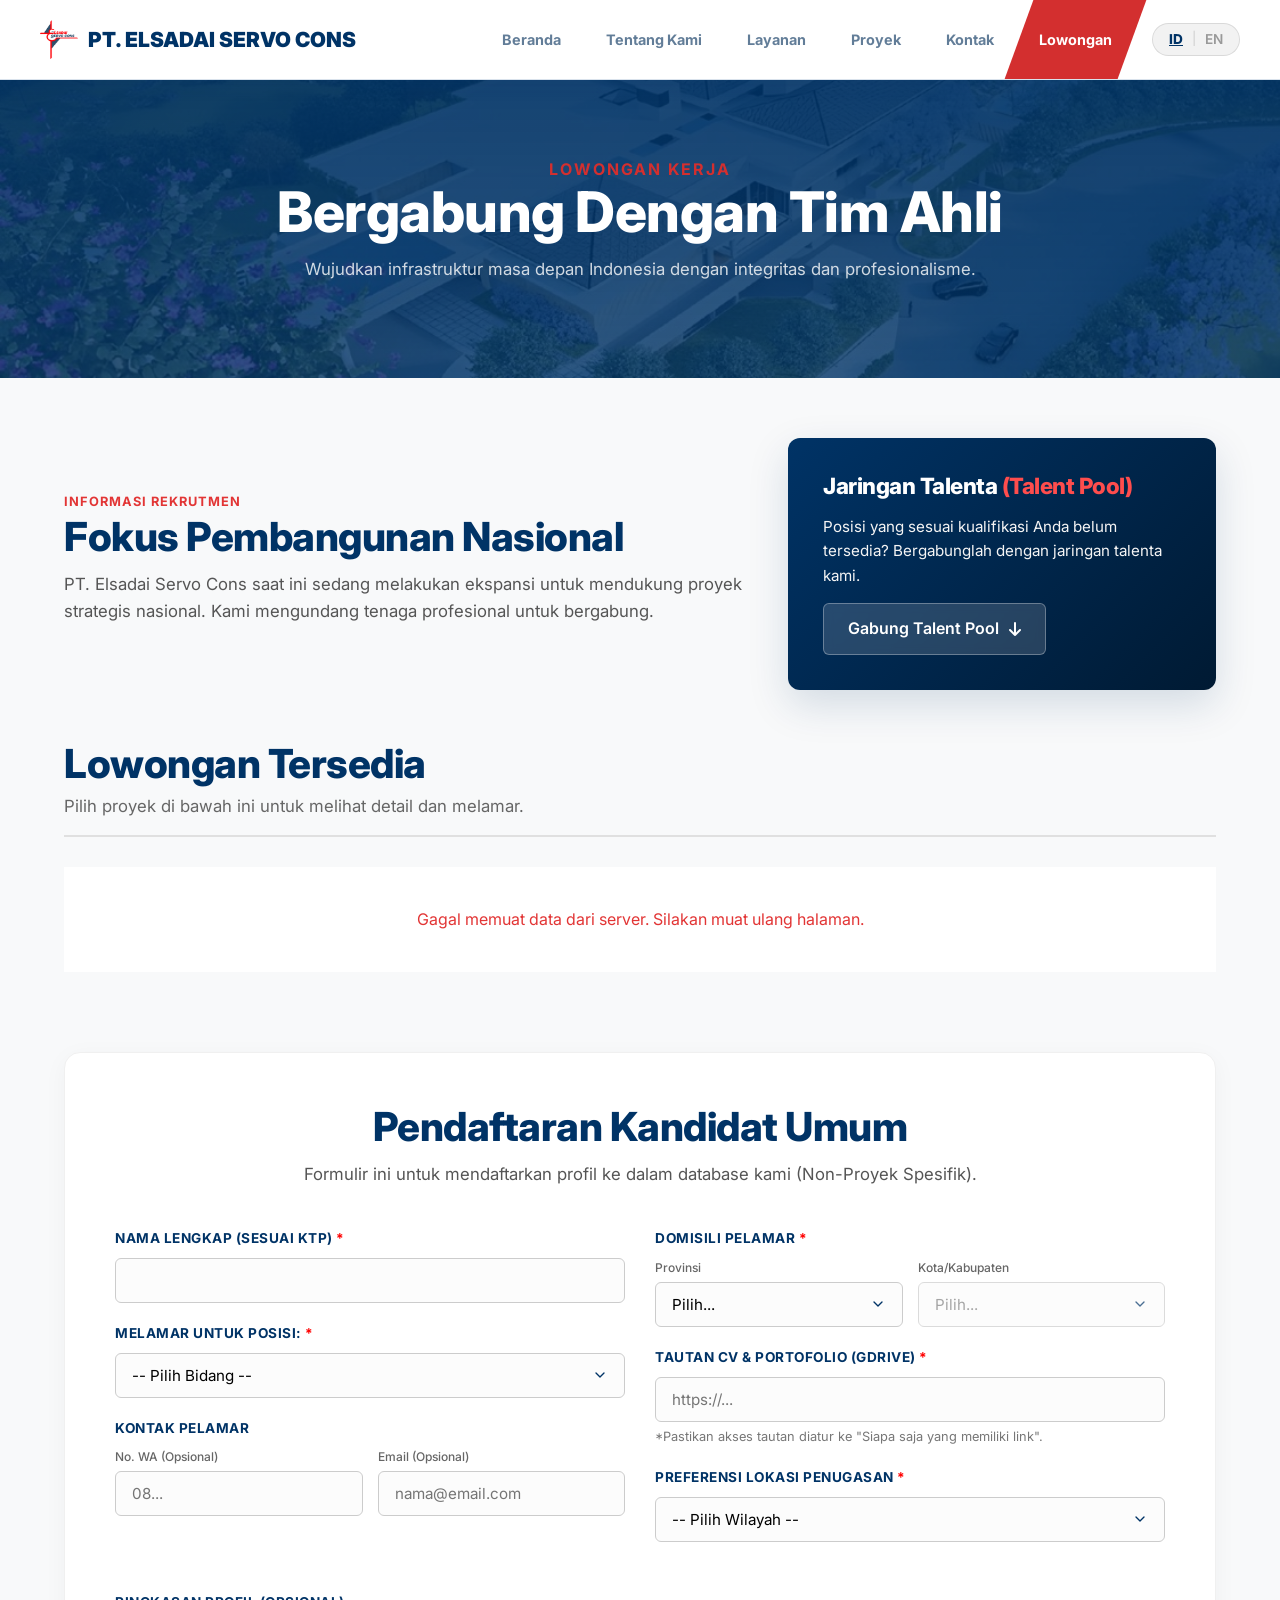
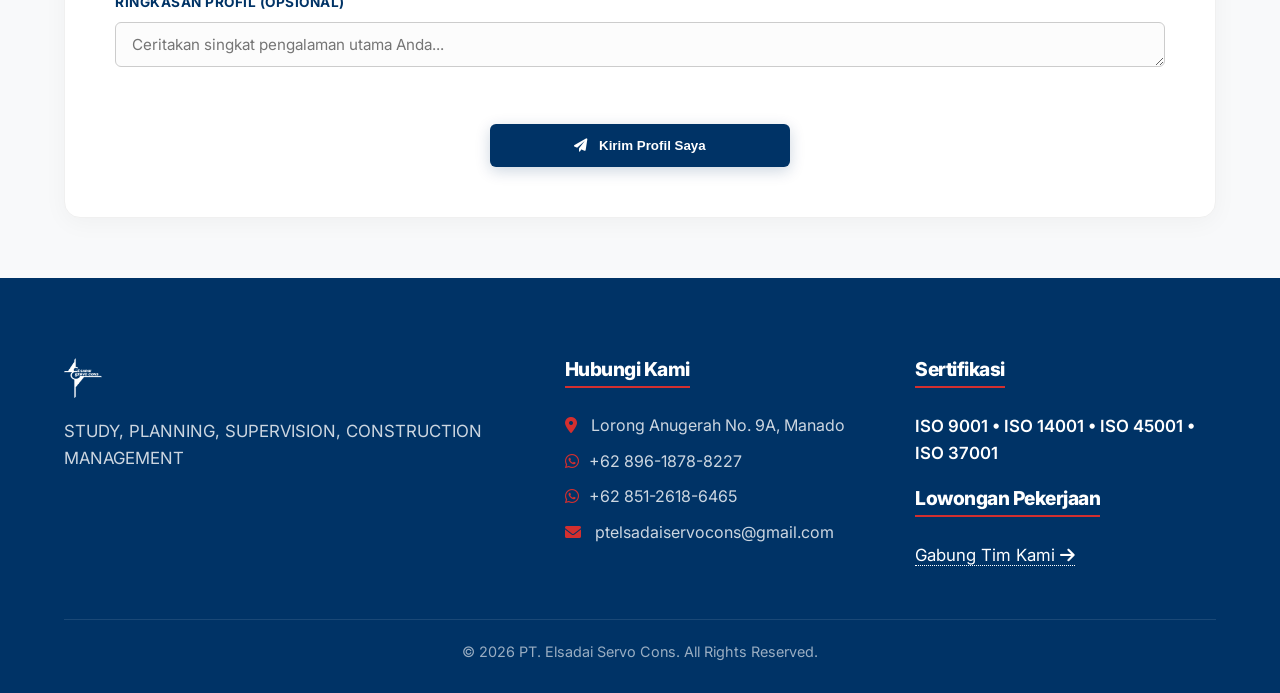
<file: career.html>
<!doctype html>
<html lang="id">
  <head>
    <meta charset="UTF-8" />
    <meta name="viewport" content="width=device-width, initial-scale=1.0" />
    <title>Karir & Peluang | PT. Elsadai Servo Cons</title>
    <link
      rel="icon"
      type="image/png"
      sizes="32x32"
      href="assets/images/favicon-32x32.png"
    />
    <link
      rel="icon"
      type="image/png"
      sizes="16x16"
      href="assets/images/favicon-16x16.png"
    />
    <link rel="shortcut icon" href="assets/images/favicon.ico" />

    <link
      rel="apple-touch-icon"
      sizes="180x180"
      href="assets/images/apple-touch-icon.png"
    />

    <link rel="manifest" href="assets/images/site.webmanifest" />

    <meta name="theme-color" content="#003366" />

    <meta
      http-equiv="Cache-Control"
      content="no-cache, no-store, must-revalidate"
    />
    <meta http-equiv="Pragma" content="no-cache" />
    <meta http-equiv="Expires" content="0" />

    <link
      rel="stylesheet"
      href="https://cdnjs.cloudflare.com/ajax/libs/font-awesome/6.0.0/css/all.min.css"
    />
    <link
      href="https://fonts.googleapis.com/css2?family=Inter:wght@300;400;600;700&display=swap"
      rel="stylesheet"
    />
    <link rel="stylesheet" href="assets/css/style.css" />

    <style>
      /* --- GLOBAL STYLES --- */
      :root {
        --primary-dark: #003366;
        --primary-light: #004080;
        --accent-color: #e23535;
        --bg-color: #f8f9fa;
        --card-bg: #ffffff;
        --text-grey: #555;
        --border-color: #e9ecef;
      }

      /* PAKSA BODY TETAP DI ATAS (IGNORE GOOGLE STYLE) */
      body {
        font-family: "Inter", sans-serif;
        background-color: var(--bg-color);
        color: #333;
        top: 0px !important;
        margin-top: 0px !important;
        position: relative !important;
        min-height: 100vh;
      }

      /* ========================================= */
      /* HIDE GOOGLE BANNER (CSS METHOD)           */
      /* ========================================= */
      .goog-te-banner-frame {
        display: none !important;
        visibility: hidden !important;
        height: 0 !important;
        width: 0 !important;
      }
      .skiptranslate {
        display: none !important;
      }
      #google_translate_element {
        display: block !important;
        position: absolute;
        top: 0;
        left: 0;
        width: 0px;
        height: 0px;
        opacity: 0;
        overflow: hidden;
        z-index: -1000;
        pointer-events: none;
      }
      .goog-tooltip,
      .goog-text-highlight {
        display: none !important;
        box-shadow: none !important;
      }
      font {
        background-color: transparent !important;
        box-shadow: none !important;
      }

      header {
        top: 0 !important;
      }

      /* TOMBOL BAHASA */
      .lang-switch-container {
        display: flex;
        align-items: center;
        margin-left: 15px;
        background: rgba(0, 0, 0, 0.05);
        padding: 5px 12px;
        border-radius: 50px;
        border: 1px solid rgba(0, 0, 0, 0.1);
      }
      .lang-option {
        cursor: pointer;
        font-weight: 600;
        font-size: 0.85rem;
        color: #999;
        transition: 0.3s;
        padding: 0 4px;
      }
      .lang-option:hover {
        color: var(--primary);
      }
      .lang-option.active {
        color: var(--primary);
        font-weight: 800;
        text-decoration: underline;
      }
      .lang-separator {
        margin: 0 5px;
        color: #ccc;
        font-size: 0.8rem;
      }

      /* KOTAK KUALIFIKASI KHUSUS MODAL */
      .qualification-box {
        margin-top: 10px;
        padding: 12px 15px;
        background: #f0f4f8;
        border-left: 4px solid var(--primary-dark);
        border-radius: 4px;
        font-size: 0.85rem;
        color: #333;
        display: none;
        animation: fadeIn 0.3s ease-in-out;
      }
      .qualification-box strong {
        display: block;
        color: var(--primary-dark);
        margin-bottom: 5px;
        font-size: 0.8rem;
        text-transform: uppercase;
        letter-spacing: 0.5px;
      }
      @keyframes fadeIn {
        from {
          opacity: 0;
          transform: translateY(-5px);
        }
        to {
          opacity: 1;
          transform: translateY(0);
        }
      }

      /* CSS LAINNYA... */
      .intro-grid {
        display: grid;
        grid-template-columns: 1.6fr 1fr;
        gap: 40px;
        margin-bottom: 50px;
        align-items: center;
      }
      .cta-card {
        background: linear-gradient(
          135deg,
          var(--primary-dark) 0%,
          #001a33 100%
        );
        color: #fff;
        padding: 35px;
        border-radius: 12px;
        box-shadow: 0 15px 40px rgba(0, 51, 102, 0.15);
        position: relative;
        overflow: hidden;
      }
      .btn-glass {
        background: rgba(255, 255, 255, 0.15);
        backdrop-filter: blur(5px);
        border: 1px solid rgba(255, 255, 255, 0.3);
        color: #fff;
        padding: 12px 24px;
        border-radius: 6px;
        font-weight: 600;
        text-decoration: none;
        display: inline-flex;
        align-items: center;
        gap: 10px;
        transition: 0.3s;
      }
      .btn-glass:hover {
        background: #fff;
        color: var(--primary-dark);
        transform: translateY(-2px);
      }
      .section-header-simple {
        display: flex;
        justify-content: space-between;
        align-items: flex-end;
        margin-bottom: 30px;
        padding-bottom: 15px;
        border-bottom: 2px solid #e0e0e0;
      }
      .job-grid {
        display: grid;
        grid-template-columns: repeat(auto-fill, minmax(350px, 1fr));
        gap: 30px;
      }
      .project-card {
        background: #fff;
        border: 1px solid #f0f0f0;
        border-radius: 16px;
        padding: 30px;
        transition: all 0.4s ease;
        cursor: pointer;
        display: flex;
        flex-direction: column;
        min-height: 280px;
        box-shadow: 0 10px 25px rgba(0, 0, 0, 0.05);
        position: relative;
      }
      .project-card:hover {
        transform: translateY(-8px);
        box-shadow: 0 20px 40px rgba(0, 51, 102, 0.12);
        border-color: rgba(0, 51, 102, 0.2);
      }
      .status-pill {
        background: #e6fcf5;
        color: #0ca678;
        font-size: 0.7rem;
        font-weight: 800;
        padding: 6px 12px;
        border-radius: 50px;
        display: inline-block;
        margin-bottom: 15px;
      }
      .project-card h3 {
        font-size: 1.4rem;
        color: var(--primary-dark);
        margin: 0 0 10px 0;
        font-weight: 700;
        line-height: 1.3;
      }
      .project-location {
        color: #666;
        font-size: 0.95rem;
        margin-bottom: 20px;
        display: flex;
        align-items: center;
        gap: 8px;
      }
      .positions-container {
        display: flex;
        flex-wrap: wrap;
        gap: 8px;
        margin-bottom: 25px;
        flex-grow: 1;
      }
      .position-badge {
        background: #f1f5f9;
        color: #334155;
        border: 1px solid #cbd5e1;
        padding: 5px 10px;
        border-radius: 6px;
        font-size: 0.85rem;
        font-weight: 600;
      }
      .card-footer {
        margin-top: auto;
        padding-top: 20px;
        border-top: 1px dashed #eee;
        text-align: right;
        font-weight: 600;
        color: var(--accent-color);
        display: flex;
        justify-content: space-between;
        align-items: center;
      }
      .form-section-wrapper {
        margin-top: 80px;
        background: var(--card-bg);
        border-radius: 16px;
        box-shadow: 0 5px 25px rgba(0, 0, 0, 0.04);
        padding: 50px;
        border: 1px solid #f0f0f0;
      }
      .form-header {
        text-align: center;
        max-width: 700px;
        margin: 0 auto 40px auto;
      }
      .form-grid {
        display: grid;
        grid-template-columns: 1fr 1fr;
        gap: 30px;
      }
      .form-group {
        margin-bottom: 20px;
      }
      .form-group label {
        display: block;
        font-size: 0.85rem;
        font-weight: 700;
        color: var(--primary-dark);
        margin-bottom: 8px;
        text-transform: uppercase;
        letter-spacing: 0.5px;
      }
      .form-control {
        width: 100%;
        padding: 12px 16px;
        border: 1px solid #ccc;
        border-radius: 6px;
        font-size: 0.95rem;
        font-family: "Inter", sans-serif;
        background: #fcfcfc;
        transition: 0.3s;
      }
      .form-control:focus {
        outline: none;
        border-color: var(--primary-dark);
        background: #fff;
      }
      .input-group-row {
        display: grid;
        grid-template-columns: 1fr 1fr;
        gap: 15px;
      }
      .sub-label {
        display: block;
        font-size: 0.75rem;
        color: #666;
        margin-bottom: 5px;
        font-weight: 500;
      }
      select.form-control {
        cursor: pointer;
        appearance: none;
        background-image: url("data:image/svg+xml;charset=UTF-8,%3csvg xmlns='http://www.w3.org/2000/svg' width='16' height='16' viewBox='0 0 24 24' fill='none' stroke='%23003366' stroke-width='2' stroke-linecap='round' stroke-linejoin='round'%3e%3cpolyline points='6 9 12 15 18 9'%3e%3c/polyline%3e%3c/svg%3e");
        background-repeat: no-repeat;
        background-position: right 16px center;
        padding-right: 40px;
      }
      .btn-primary-form {
        background: var(--primary-dark);
        color: #fff;
        border: none;
        padding: 14px 30px;
        border-radius: 6px;
        font-weight: 600;
        cursor: pointer;
        width: 100%;
        box-shadow: 0 4px 15px rgba(0, 51, 102, 0.2);
        transition: 0.3s;
      }
      .btn-primary-form:hover {
        background: var(--primary-light);
        transform: translateY(-2px);
      }
      .btn-primary-form:disabled {
        background: #ccc;
        cursor: not-allowed;
      }
      .alert-box {
        padding: 15px;
        border-radius: 6px;
        margin-top: 20px;
        text-align: center;
        display: none;
      }
      .alert-success {
        background: #d4edda;
        color: #155724;
        border: 1px solid #c3e6cb;
      }
      .alert-error {
        background: #f8d7da;
        color: #721c24;
        border: 1px solid #f5c6cb;
      }

      .modal-backdrop {
        position: fixed;
        top: 0;
        left: 0;
        width: 100%;
        height: 100%;
        background: rgba(0, 0, 0, 0.6);
        backdrop-filter: blur(3px);
        z-index: 9999;
        display: none;
        align-items: center;
        justify-content: center;
        padding: 20px;
      }
      .modal-backdrop.show {
        display: flex;
      }
      .modal-content {
        background: #fff;
        width: 100%;
        max-width: 650px;
        max-height: 90vh;
        border-radius: 12px;
        overflow-y: auto;
        position: relative;
      }
      .modal-header {
        background: var(--primary-dark);
        color: #fff;
        padding: 20px 30px;
        display: flex;
        justify-content: space-between;
        align-items: center;
        position: sticky;
        top: 0;
        z-index: 10;
      }
      .modal-body {
        padding: 30px;
      }
      .close-btn {
        background: none;
        border: none;
        color: #fff;
        font-size: 1.5rem;
        cursor: pointer;
      }

      @media (max-width: 900px) {
        .intro-grid,
        .form-grid,
        .input-group-row {
          grid-template-columns: 1fr;
        }
        .form-section-wrapper {
          padding: 30px;
        }
      }
    </style>
  </head>
  <body>
    <div id="google_translate_element"></div>

    <header>
      <div class="container">
        <nav>
          <a href="index.html" class="logo">
            <img src="assets/images/logo.png" alt="Logo ESC" />
            PT. ELSADAI SERVO CONS
          </a>
          <div class="hamburger" onclick="toggleMenu()">
            <i class="fas fa-bars"></i>
          </div>
          <ul class="nav-links">
            <li><a href="index.html">Beranda</a></li>
            <li><a href="about.html">Tentang Kami</a></li>
            <li><a href="services.html">Layanan</a></li>
            <li><a href="portfolio.html">Proyek</a></li>
            <li><a href="contact.html">Kontak</a></li>
            <li>
              <a href="career.html" class="active">Lowongan</a>
            </li>
            <li>
              <div class="lang-switch-container">
                <span
                  class="lang-option active"
                  id="lang-id"
                  onclick="changeLanguage('id')"
                  >ID</span
                >
                <span class="lang-separator">|</span>
                <span
                  class="lang-option"
                  id="lang-en"
                  onclick="changeLanguage('en')"
                  >EN</span
                >
              </div>
            </li>
          </ul>
        </nav>
      </div>
    </header>

    <section class="hero-mini">
      <div class="container">
        <h4
          style="
            color: var(--accent);
            font-weight: 700;
            letter-spacing: 2px;
            animation: fadeInUp 1s ease-out;
          "
        >
          LOWONGAN KERJA
        </h4>
        <h1 style="animation: fadeInUp 1s ease-out 0.2s backwards">
          Bergabung Dengan Tim Ahli
        </h1>
        <p style="animation: fadeInUp 1s ease-out 0.2s backwards">
          Wujudkan infrastruktur masa depan Indonesia dengan integritas dan
          profesionalisme.
        </p>
      </div>
    </section>

    <section class="section-padding">
      <div class="container">
        <div class="intro-grid reveal">
          <div class="news-content">
            <span
              style="
                color: var(--accent-color);
                font-weight: 700;
                font-size: 0.8rem;
                letter-spacing: 1px;
              "
              >INFORMASI REKRUTMEN</span
            >
            <h2>Fokus Pembangunan Nasional</h2>
            <p>
              PT. Elsadai Servo Cons saat ini sedang melakukan ekspansi untuk
              mendukung proyek strategis nasional. Kami mengundang tenaga
              profesional untuk bergabung.
            </p>
          </div>
          <div class="cta-card">
            <h3 style="color: white; margin-bottom: 15px; font-size: 1.4rem">
              Jaringan Talenta <span style="color: #ff4d4d">(Talent Pool)</span>
            </h3>
            <p style="color: whitesmoke; line-height: 1.6; font-size: 0.95rem">
              Posisi yang sesuai kualifikasi Anda belum tersedia? Bergabunglah
              dengan jaringan talenta kami.
            </p>
            <a href="#talent-pool-section" class="btn-glass"
              >Gabung Talent Pool <i class="fas fa-arrow-down"></i
            ></a>
          </div>
        </div>

        <div class="reveal">
          <div class="section-header-simple">
            <div>
              <h2 style="color: var(--primary-dark); margin: 0">
                Lowongan Tersedia
              </h2>
              <p style="margin: 5px 0 0 0; color: #666">
                Pilih proyek di bawah ini untuk melihat detail dan melamar.
              </p>
            </div>
          </div>
          <div id="project-list-container" class="job-grid">
            <div
              style="
                grid-column: 1 / -1;
                text-align: center;
                padding: 60px;
                color: #999;
              "
            >
              <i class="fas fa-circle-notch fa-spin fa-2x"></i>
              <p style="margin-top: 15px">Memuat informasi lowongan...</p>
            </div>
          </div>
        </div>

        <div id="talent-pool-section" class="form-section-wrapper reveal">
          <div class="form-header">
            <h2>Pendaftaran Kandidat Umum</h2>
            <p>
              Formulir ini untuk mendaftarkan profil ke dalam database kami
              (Non-Proyek Spesifik).
            </p>
          </div>
          <form
            id="talentPoolForm"
            onsubmit="submitForm(event, 'talentPoolForm')"
          >
            <input type="hidden" name="Project" value="Talent Pool (Umum)" />
            <div class="form-grid">
              <div>
                <div class="form-group">
                  <label
                    >Nama Lengkap (Sesuai KTP)
                    <span style="color: red">*</span></label
                  >
                  <input
                    type="text"
                    name="Nama"
                    class="form-control"
                    required
                  />
                </div>
                <div class="form-group">
                  <label
                    >Melamar Untuk Posisi:
                    <span style="color: red">*</span></label
                  >
                  <select name="Posisi_Dilamar" class="form-control" required>
                    <option value="" disabled selected>
                      -- Pilih Bidang --
                    </option>
                    <option value="Team Leader">Team Leader</option>
                    <option value="Tenaga Ahli">Tenaga Ahli</option>
                    <option value="Sub Profesional/Asisten TA">
                      Sub Profesional/Asisten TA
                    </option>
                    <option value="Inspektor/Surveyor">
                      Inspektor/Surveyor
                    </option>
                    <option value="Administrasi">Administrasi</option>
                    <option value="Lainnya">Lainnya</option>
                  </select>
                </div>
                <div class="form-group">
                  <label>Kontak Pelamar</label>
                  <div class="input-group-row">
                    <div>
                      <span class="sub-label">No. WA (Opsional)</span>
                      <input
                        type="text"
                        name="No_WA"
                        class="form-control"
                        placeholder="08..."
                      />
                    </div>
                    <div>
                      <span class="sub-label">Email (Opsional)</span>
                      <input
                        type="email"
                        name="Email"
                        class="form-control"
                        placeholder="nama@email.com"
                      />
                    </div>
                  </div>
                </div>
              </div>
              <div>
                <div class="form-group">
                  <label
                    >Domisili Pelamar <span style="color: red">*</span></label
                  >
                  <div class="input-group-row">
                    <div>
                      <span class="sub-label">Provinsi</span>
                      <select
                        name="Provinsi"
                        id="provinsi-main"
                        class="form-control"
                        required
                        onchange="loadCities(this.value, 'kota-main')"
                      >
                        <option value="" disabled selected>Pilih...</option>
                        <option value="Lainnya">Lainnya</option>
                      </select>
                    </div>
                    <div>
                      <span class="sub-label">Kota/Kabupaten</span>
                      <select
                        name="Kota"
                        id="kota-main"
                        class="form-control"
                        required
                        disabled
                      >
                        <option value="" disabled selected>Pilih...</option>
                      </select>
                    </div>
                  </div>
                </div>
                <div class="form-group">
                  <label
                    >Tautan CV & Portofolio (GDrive)
                    <span style="color: red">*</span></label
                  >
                  <input
                    type="url"
                    name="Link_CV"
                    class="form-control"
                    placeholder="https://..."
                    required
                  />
                  <small
                    style="
                      color: #777;
                      font-size: 0.8rem;
                      margin-top: 5px;
                      display: block;
                    "
                    >*Pastikan akses tautan diatur ke "Siapa saja yang memiliki
                    link".</small
                  >
                </div>
                <div class="form-group">
                  <label
                    >Preferensi Lokasi Penugasan
                    <span style="color: red">*</span></label
                  >
                  <select name="Kesediaan_Lokasi" class="form-control" required>
                    <option value="" disabled selected>
                      -- Pilih Wilayah --
                    </option>
                    <option value="Seluruh Wilayah Indonesia">
                      Bersedia di Seluruh Indonesia
                    </option>
                    <option value="Pulau Jawa">Khusus Pulau Jawa</option>
                    <option value="Pulau Sumatra">Khusus Pulau Sumatra</option>
                    <option value="Pulau Kalimantan">
                      Khusus Pulau Kalimantan
                    </option>
                    <option value="Pulau Sulawesi">
                      Khusus Pulau Sulawesi
                    </option>
                    <option value="Pulau Maluku dan Papua">
                      Khusus Maluku & Papua
                    </option>
                    <option value="Bali NTT dan NTB">
                      Khusus Bali, NTT, NTB
                    </option>
                  </select>
                </div>
              </div>
              <div style="grid-column: 1 / -1">
                <div class="form-group">
                  <label>Ringkasan Profil (Opsional)</label>
                  <textarea
                    name="Pesan"
                    class="form-control"
                    rows="1"
                    placeholder="Ceritakan singkat pengalaman utama Anda..."
                  ></textarea>
                </div>
              </div>
            </div>
            <div style="margin-top: 30px; text-align: center">
              <button
                type="submit"
                class="btn-primary-form"
                style="max-width: 300px"
              >
                <i class="fas fa-paper-plane" style="margin-right: 8px"></i>
                Kirim Profil Saya
              </button>
              <div class="alert-box alert-success">
                <i class="fas fa-check-circle"></i> Berhasil dikirim!
              </div>
              <div class="alert-box alert-error">
                <i class="fas fa-exclamation-triangle"></i> Gagal mengirim.
              </div>
            </div>
          </form>
        </div>
      </div>
    </section>

    <div class="modal-backdrop" id="projectModal">
      <div class="modal-content">
        <div class="modal-header">
          <h3 style="margin: 0; font-size: 1.2rem">Lamar Posisi Proyek</h3>
          <button class="close-btn" onclick="closeModal()">&times;</button>
        </div>
        <div class="modal-body">
          <p style="color: #666; margin-bottom: 20px">
            Melamar untuk:
            <strong id="modalProjectName" style="color: var(--primary-dark)"
              >Nama Proyek</strong
            >
          </p>
          <form id="projectForm" onsubmit="submitForm(event, 'projectForm')">
            <input type="hidden" name="Project" id="inputProjectName" />
            <input
              type="hidden"
              name="Kesediaan_Lokasi"
              value="Sesuai Lokasi Proyek"
            />
            <div class="form-group">
              <label>Nama Lengkap <span style="color: red">*</span></label>
              <input type="text" name="Nama" class="form-control" required />
            </div>

            <div class="form-group">
              <label
                >Melamar Untuk Posisi: <span style="color: red">*</span></label
              >
              <select
                name="Posisi_Dilamar"
                id="modalPosisiSelect"
                class="form-control"
                required
                onchange="showQualification()"
              >
                <option value="" disabled selected>-- Pilih Posisi --</option>
              </select>

              <div id="qualificationBox" class="qualification-box">
                <strong>Syarat & Kualifikasi Posisi:</strong>
                <span id="qualificationText"></span>
              </div>
            </div>

            <div class="form-group">
              <label>Kontak Pelamar</label>
              <div class="input-group-row">
                <div>
                  <span class="sub-label">No. WA (Opsional)</span>
                  <input
                    type="text"
                    name="No_WA"
                    class="form-control"
                    placeholder="08..."
                  />
                </div>
                <div>
                  <span class="sub-label">Email (Opsional)</span>
                  <input
                    type="email"
                    name="Email"
                    class="form-control"
                    placeholder="nama@email.com"
                  />
                </div>
              </div>
            </div>
            <div class="form-group">
              <label>Domisili Pelamar <span style="color: red">*</span></label>
              <div class="input-group-row">
                <div>
                  <span class="sub-label">Provinsi</span>
                  <select
                    name="Provinsi"
                    id="provinsi-modal"
                    class="form-control"
                    required
                    onchange="loadCities(this.value, 'kota-modal')"
                  >
                    <option value="" disabled selected>Pilih...</option>
                    <option value="Lainnya">Lainnya</option>
                  </select>
                </div>
                <div>
                  <span class="sub-label">Kota/Kabupaten</span>
                  <select
                    name="Kota"
                    id="kota-modal"
                    class="form-control"
                    required
                    disabled
                  >
                    <option value="" disabled selected>Pilih...</option>
                  </select>
                </div>
              </div>
            </div>
            <div class="form-group">
              <label
                >Tautan CV (GDrive) <span style="color: red">*</span></label
              >
              <input type="url" name="Link_CV" class="form-control" required />
            </div>
            <div style="margin-top: 25px">
              <button type="submit" class="btn-primary-form">
                Kirim Lamaran
              </button>
              <div class="alert-box alert-success">Berhasil!</div>
              <div class="alert-box alert-error">Gagal.</div>
            </div>
          </form>
        </div>
      </div>
    </div>

    <footer>
      <div class="container">
        <div
          class="services-grid"
          style="grid-template-columns: 1.5fr 1fr 1fr; gap: 50px"
        >
          <div class="footer-info">
            <a href="index.html"
              ><img
                src="assets/images/logo.png"
                alt="Logo ESC White"
                class="footer-logo-img"
            /></a>
            <p>STUDY, PLANNING, SUPERVISION, CONSTRUCTION MANAGEMENT</p>
          </div>
          <div class="footer-info notranslate">
            <h4>Hubungi Kami</h4>
            <ul>
              <li>
                <i class="fas fa-map-marker-alt"></i> Lorong Anugerah No. 9A,
                Manado
              </li>
              <li><i class="fab fa-whatsapp"></i>+62 896-1878-8227</li>
              <li><i class="fab fa-whatsapp"></i>+62 851-2618-6465</li>
              <li>
                <i class="fas fa-envelope"></i> ptelsadaiservocons@gmail.com
              </li>
            </ul>
          </div>
          <div class="footer-info">
            <h4>Sertifikasi</h4>
            <p style="color: #fff; font-weight: 600; margin-bottom: 20px">
              ISO 9001 • ISO 14001 • ISO 45001 • ISO 37001
            </p>
            <h4>Lowongan Pekerjaan</h4>
            <p style="margin: 0">
              <a
                href="career.html"
                style="
                  color: #fff;
                  text-decoration: none;
                  border-bottom: 1px dotted #fff;
                "
                >Gabung Tim Kami <i class="fas fa-arrow-right"></i
              ></a>
            </p>
          </div>
        </div>
        <div class="footer-bottom">
          © 2026 PT. Elsadai Servo Cons. All Rights Reserved.
        </div>
      </div>
    </footer>

    <button id="backToTop"><i class="fas fa-arrow-up"></i></button>

    <script type="text/javascript">
      function googleTranslateElementInit() {
        new google.translate.TranslateElement(
          {
            pageLanguage: "id",
            includedLanguages: "id,en",
            layout: google.translate.TranslateElement.InlineLayout.SIMPLE,
            autoDisplay: false,
          },
          "google_translate_element",
        );
      }
    </script>
    <script
      type="text/javascript"
      src="https://translate.google.com/translate_a/element.js?cb=googleTranslateElementInit"
    ></script>
    <script src="assets/js/main.js"></script>

    <script>
      function changeLanguage(lang) {
        document.cookie =
          "googtrans=; expires=Thu, 01 Jan 1970 00:00:00 UTC; path=/;";
        document.cookie =
          "googtrans=; expires=Thu, 01 Jan 1970 00:00:00 UTC; path=/; domain=" +
          window.location.hostname;
        document.cookie = "googtrans=/id/" + lang + "; path=/;";
        document.cookie =
          "googtrans=/id/" +
          lang +
          "; path=/; domain=" +
          window.location.hostname;

        var select = document.querySelector("select.goog-te-combo");
        if (select) {
          select.value = lang;
          select.dispatchEvent(new Event("change"));
        } else {
          location.reload();
        }
        document
          .querySelectorAll(".lang-option")
          .forEach((el) => el.classList.remove("active"));
        document.getElementById("lang-" + lang).classList.add("active");
      }

      const READ_CSV_URL =
        "https://docs.google.com/spreadsheets/d/e/2PACX-1vSsep9elL2HOd38PXNnfpyzbSyQ2trMMT4p15b_RtV2AdgjtoXjlOXpZAFTPwNppB7wo_-Z6brP8BRX/pub?gid=0&single=true&output=csv";
      const SUBMIT_SCRIPT_URL =
        "https://script.google.com/macros/s/AKfycbyFiHYZzaqxjQbHfvh3FWZz31d5JuAOzoR-dgXMnt4UvQ5X9ud-j5_S0RnbZQHKiOj1/exec";

      let projectDatabase = {};

      document.addEventListener("DOMContentLoaded", function () {
        fetchProjects();
        loadAllProvinces();
        if (document.cookie.indexOf("googtrans=/id/en") >= 0) {
          document.getElementById("lang-en").classList.add("active");
          document.getElementById("lang-id").classList.remove("active");
        }
      });

      const API_BASE_URL = "https://www.emsifa.com/api-wilayah-indonesia/api";
      function loadAllProvinces() {
        fetch(`${API_BASE_URL}/provinces.json`)
          .then((r) => r.json())
          .then((provinces) => {
            const opts = provinces
              .map(
                (p) =>
                  `<option value="${p.name}" data-id="${p.id}">${p.name}</option>`,
              )
              .join("");
            ["provinsi-main", "provinsi-modal"].forEach((id) => {
              const el = document.getElementById(id);
              if (el)
                el.innerHTML = `<option value="" disabled selected>Pilih...</option>${opts}<option value="Lainnya">Lainnya</option>`;
            });
          });
      }

      function loadCities(provName, targetCityId) {
        const citySelect = document.getElementById(targetCityId);
        citySelect.innerHTML =
          '<option value="" disabled selected>Memuat...</option>';
        citySelect.disabled = true;
        if (provName === "Lainnya") {
          citySelect.innerHTML =
            '<option value="Lainnya" selected>Lainnya</option>';
          citySelect.disabled = false;
          return;
        }
        const provSelect = document.getElementById(
          targetCityId === "kota-main" ? "provinsi-main" : "provinsi-modal",
        );
        const provId =
          provSelect.options[provSelect.selectedIndex].getAttribute("data-id");
        fetch(`${API_BASE_URL}/regencies/${provId}.json`)
          .then((r) => r.json())
          .then((regencies) => {
            citySelect.innerHTML =
              `<option value="" disabled selected>Pilih Kota/Kab...</option>` +
              regencies
                .map((r) => `<option value="${r.name}">${r.name}</option>`)
                .join("");
            citySelect.disabled = false;
          });
      }

      // FETCH DATA (Aman dari CORS Block, Tetap Anti-Cache Browser)
      function fetchProjects() {
        const timestamp = new Date().getTime();
        const baseCsvUrl =
          "https://docs.google.com/spreadsheets/d/e/2PACX-1vSsep9elL2HOd38PXNnfpyzbSyQ2trMMT4p15b_RtV2AdgjtoXjlOXpZAFTPwNppB7wo_-Z6brP8BRX/pub?gid=0&single=true&output=csv";

        // Trik parameter URL unik untuk mencegah cache browser
        const uniqueUrl = baseCsvUrl + "&nocache=" + timestamp;

        // Menggunakan fetch sederhana (tanpa custom headers) agar tidak diblokir Google
        fetch(uniqueUrl, { cache: "no-store" })
          .then((res) => {
            if (!res.ok) throw new Error("Gagal mengambil data");
            return res.text();
          })
          .then((csv) => {
            renderProjects(parseCSV(csv));
          })
          .catch((err) => {
            console.error("Fetch Error: ", err);
            document.getElementById("project-list-container").innerHTML =
              `<div style="grid-column:1/-1;text-align:center;padding:40px;color:#e23535;background:#fff;">Gagal memuat data dari server. Silakan muat ulang halaman.</div>`;
          });
      }

      function parseCSV(text) {
        const rows = [];
        const lines = text.split(/\r?\n/);
        for (let i = 1; i < lines.length; i++) {
          const cols = lines[i].split(/,(?=(?:(?:[^"]*"){2})*[^"]*$)/);
          const clean = cols.map((c) =>
            c ? c.replace(/^"|"$/g, "").trim() : "",
          );
          // Ambil juga kolom kualifikasi (index 4 / Kolom E)
          if (clean.length > 6) {
            rows.push({
              posisi: clean[0],
              lokasi: clean[1],
              kualifikasi: clean[4],
              status: clean[5],
              project: clean[6] || "General",
            });
          }
        }
        return rows;
      }

      function renderProjects(data) {
        const container = document.getElementById("project-list-container");
        container.innerHTML = "";
        const uniqueProjects = {};

        data.forEach((item) => {
          if (item.status && item.status.toUpperCase() === "OPEN") {
            if (!uniqueProjects[item.project]) {
              uniqueProjects[item.project] = {
                name: item.project,
                location: item.lokasi,
                positions: [],
                qualifications: {}, // Simpan data kualifikasi per posisi
              };
            }
            if (!uniqueProjects[item.project].positions.includes(item.posisi)) {
              uniqueProjects[item.project].positions.push(item.posisi);
              uniqueProjects[item.project].qualifications[item.posisi] =
                item.kualifikasi ||
                "Belum ada detail kualifikasi spesifik dicantumkan.";
            }
          }
        });

        projectDatabase = uniqueProjects;

        const projectsArray = Object.values(uniqueProjects);
        if (projectsArray.length === 0) {
          container.innerHTML = `<div style="grid-column:1/-1;text-align:center;padding:40px;color:#999;background:#fff;">Belum ada lowongan dibuka.<br>Silakan daftar di Talent Pool.</div>`;
          return;
        }
        projectsArray.forEach((proj) => {
          if (proj.positions.length > 0) {
            const card = document.createElement("div");
            card.className = "project-card";
            card.onclick = () => openModal(proj.name);
            const badges = proj.positions
              .map((p) => `<span class="position-badge">${p}</span>`)
              .join("");
            card.innerHTML = `<div><span class="status-pill">REKRUTMEN DIBUKA</span><h3>${proj.name}</h3><div class="project-location"><i class="fas fa-map-marker-alt"></i> ${proj.location}</div><div class="positions-label">Posisi Dibuka:</div><div class="positions-container">${badges}</div></div><div class="card-footer"><span>Klik untuk melamar</span> <i class="fas fa-arrow-right"></i></div>`;
            container.appendChild(card);
          }
        });
      }

      function openModal(name) {
        const modal = document.getElementById("projectModal");
        document.getElementById("modalProjectName").innerText = name;
        document.getElementById("inputProjectName").value = name;
        const select = document.getElementById("modalPosisiSelect");

        select.innerHTML =
          '<option value="" disabled selected>-- Pilih Posisi --</option>';
        document.getElementById("qualificationBox").style.display = "none"; // Sembunyikan box kualifikasi dulu

        if (projectDatabase[name] && projectDatabase[name].positions) {
          projectDatabase[name].positions.forEach((pos) => {
            const opt = document.createElement("option");
            opt.value = pos;
            opt.textContent = pos;
            // Titipkan data kualifikasi di dalam atribut HTML element option ini
            opt.setAttribute(
              "data-kualifikasi",
              projectDatabase[name].qualifications[pos],
            );
            select.appendChild(opt);
          });
        }

        modal.classList.add("show");
        document.body.style.overflow = "hidden";
      }

      // FUNGSI BARU: Untuk menampilkan Kualifikasi saat posisi dipilih
      function showQualification() {
        const select = document.getElementById("modalPosisiSelect");
        const selectedOpt = select.options[select.selectedIndex];
        const qualText = selectedOpt.getAttribute("data-kualifikasi");
        const qualBox = document.getElementById("qualificationBox");
        const qualSpan = document.getElementById("qualificationText");

        if (qualText && qualText.trim() !== "") {
          qualSpan.textContent = qualText;
          qualBox.style.display = "block"; // Munculkan kotaknya
        } else {
          qualBox.style.display = "none"; // Sembunyikan kalau kosong
        }
      }

      function closeModal() {
        document.getElementById("projectModal").classList.remove("show");
        document.body.style.overflow = "auto";
        document.getElementById("qualificationBox").style.display = "none"; // Reset kualifikasi box
      }

      window.onclick = function (e) {
        if (e.target == document.getElementById("projectModal")) closeModal();
      };

      function submitForm(event, formId) {
        event.preventDefault();
        const form = document.getElementById(formId);
        const btn = form.querySelector('button[type="submit"]');
        const success = form.querySelector(".alert-success");
        const error = form.querySelector(".alert-error");
        const originalText = btn.innerHTML;
        btn.disabled = true;
        btn.innerHTML = '<i class="fas fa-spinner fa-spin"></i> Memproses...';
        success.style.display = "none";
        error.style.display = "none";

        const formData = new FormData(form);
        const data = Object.fromEntries(formData.entries());
        if (data.Posisi_Dilamar) {
          data.Posisi_Harapan = data.Posisi_Dilamar;
          data.Posisi = data.Posisi_Dilamar;
        }

        fetch(SUBMIT_SCRIPT_URL, {
          method: "POST",
          body: JSON.stringify(data),
          mode: "no-cors",
          headers: { "Content-Type": "application/json" },
        })
          .then(() => {
            btn.innerHTML = '<i class="fas fa-check"></i> Terkirim';
            success.style.display = "block";
            form.reset();
            setTimeout(() => {
              if (formId === "projectForm") closeModal();
              btn.disabled = false;
              btn.innerHTML = originalText;
              success.style.display = "none";
            }, 3000);
          })
          .catch(() => {
            btn.disabled = false;
            btn.innerHTML = "Coba Lagi";
            error.style.display = "block";
          });
      }

      setInterval(function () {
        var banner = document.querySelector(".goog-te-banner-frame");
        if (banner) banner.remove();
        document.body.style.top = "0px";
        document.body.style.marginTop = "0px";
        var gadget = document.querySelector(".goog-te-gadget-simple");
        if (gadget) gadget.style.display = "none";
      }, 50);
    </script>
  </body>
</html>
</file>
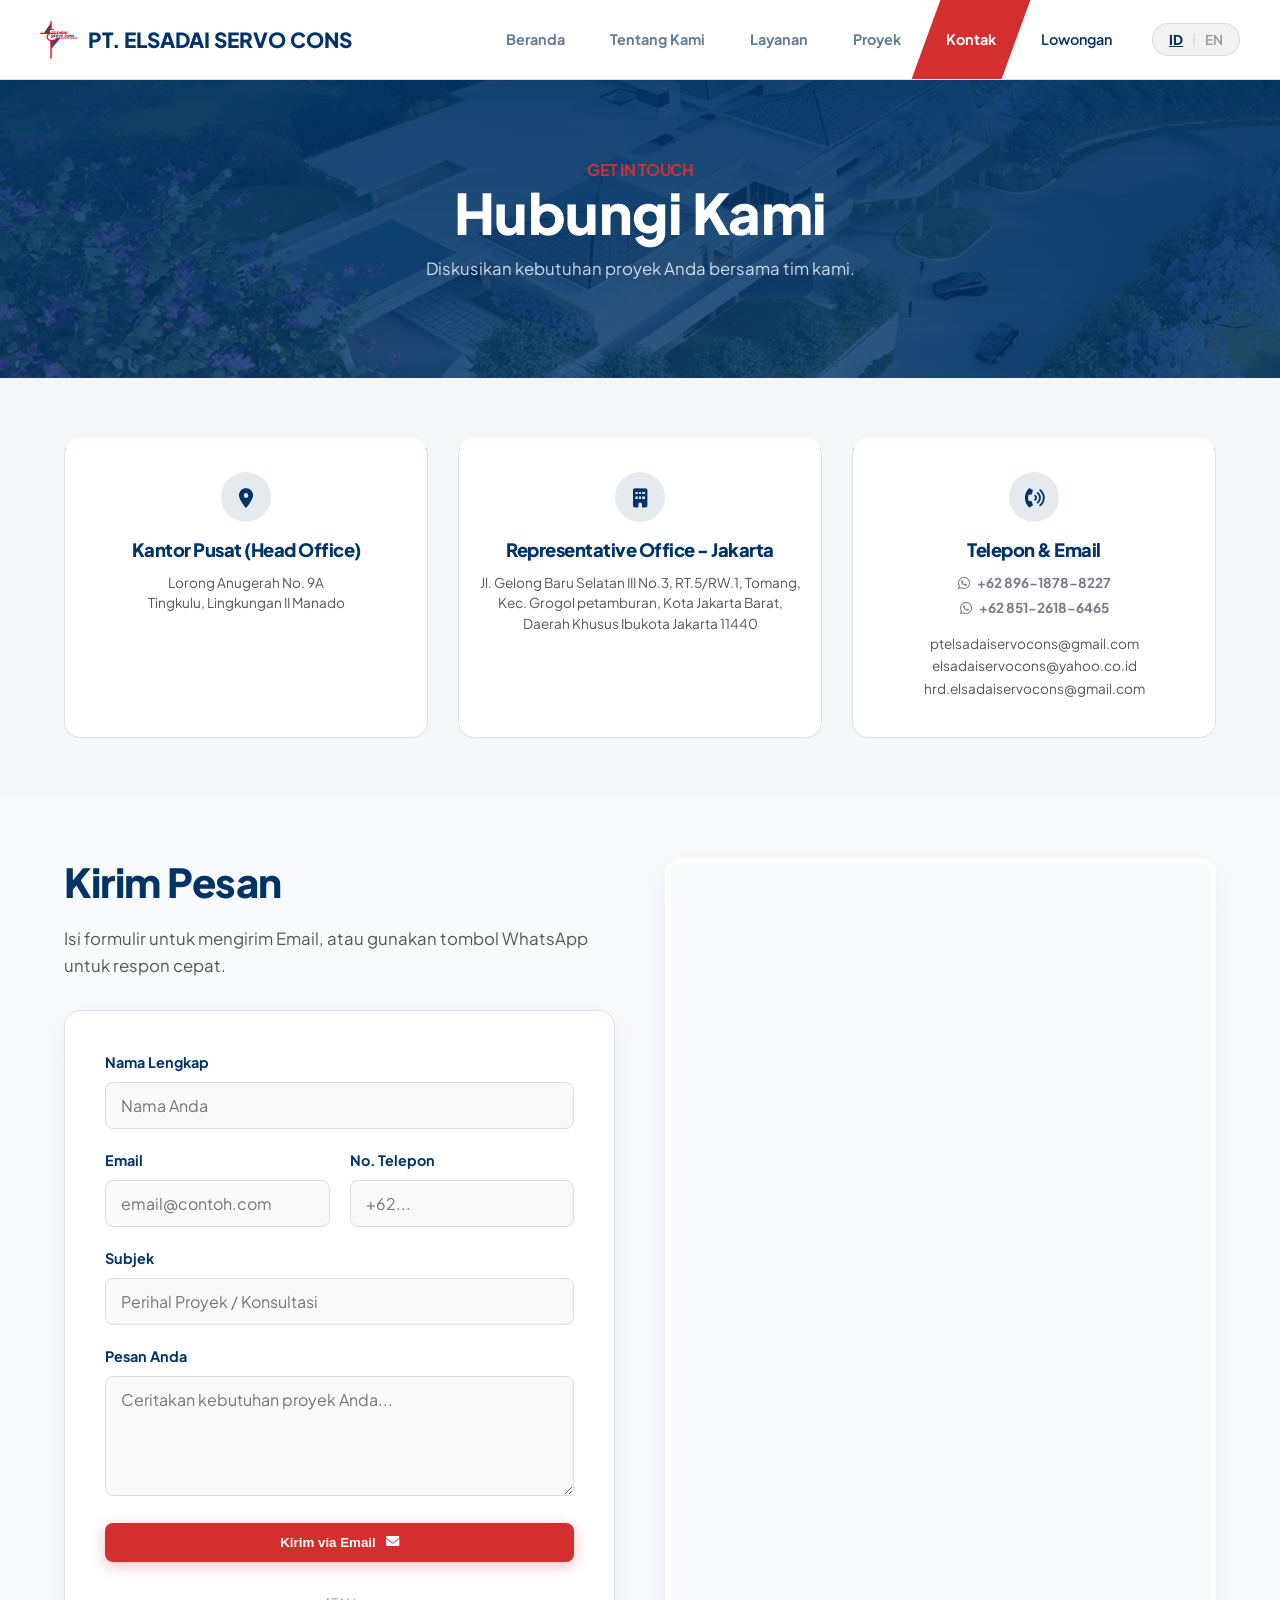
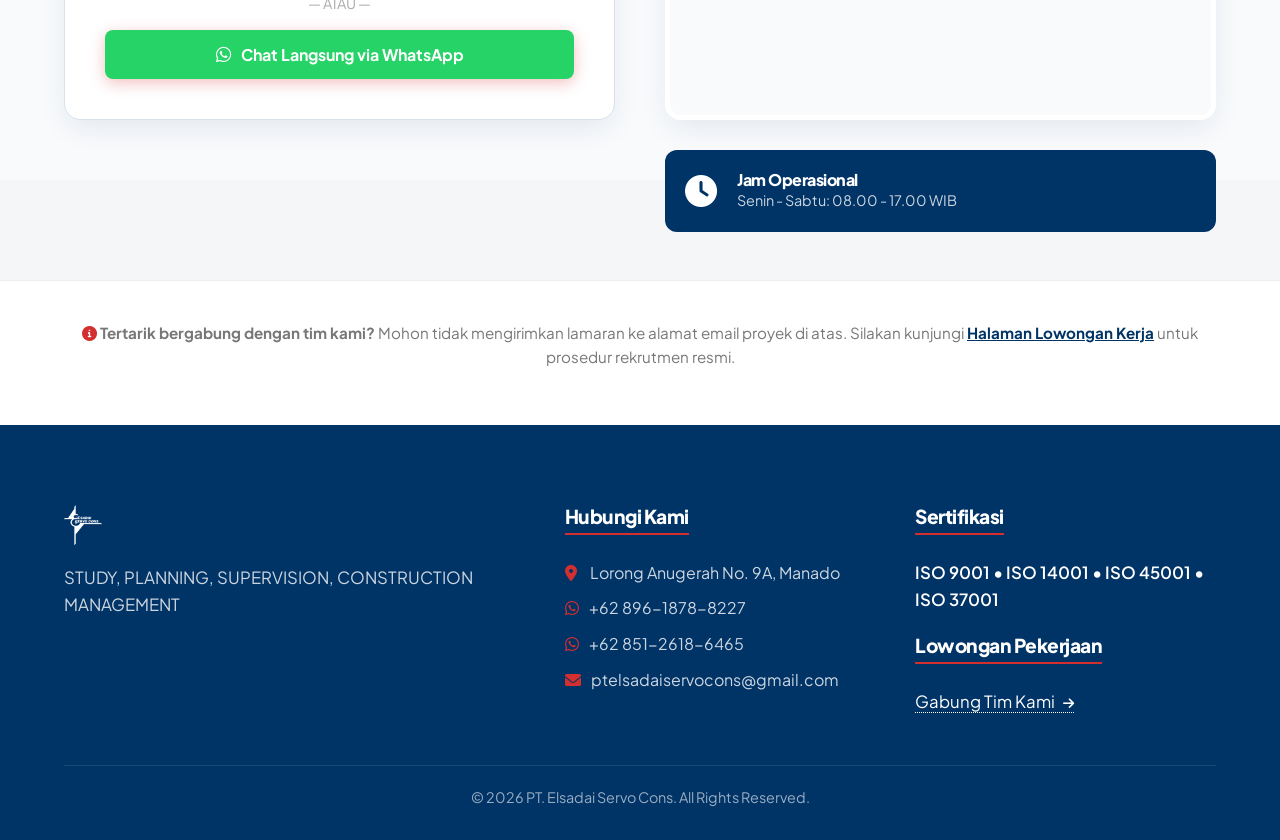
<file: contact.html>
<!doctype html>
<html lang="id">
  <head>
    <meta charset="UTF-8" />
    <meta name="viewport" content="width=device-width, initial-scale=1.0" />
    <title>Hubungi Kami | PT. Elsadai Servo Cons</title>
    <link
      rel="icon"
      type="image/png"
      sizes="32x32"
      href="assets/images/favicon-32x32.png"
    />
    <link
      rel="icon"
      type="image/png"
      sizes="16x16"
      href="assets/images/favicon-16x16.png"
    />
    <link rel="shortcut icon" href="assets/images/favicon.ico" />

    <link
      rel="apple-touch-icon"
      sizes="180x180"
      href="assets/images/apple-touch-icon.png"
    />

    <link rel="manifest" href="assets/images/site.webmanifest" />

    <meta name="theme-color" content="#003366" />
    <link
      rel="stylesheet"
      href="https://cdnjs.cloudflare.com/ajax/libs/font-awesome/6.0.0/css/all.min.css"
    />
    <link rel="stylesheet" href="assets/css/style.css" />
    <style>
      @media (max-width: 992px) {
        .contact-wrapper {
          grid-template-columns: 1fr !important;
          gap: 40px !important;
        }
        .map-container {
          height: 350px !important;
        }
      }
      /* CSS Anti-Banner & Lang */
      .goog-te-banner-frame.skiptranslate,
      .goog-te-banner-frame,
      iframe.goog-te-banner-frame {
        display: none !important;
      }
      .skiptranslate {
        display: none !important;
      }
      body {
        top: 0px !important;
        margin-top: 0px !important;
        position: static !important;
      }
      #google_translate_element,
      .goog-te-gadget {
        display: none !important;
      }
      header {
        top: 0 !important;
      }
      .lang-switch-container {
        display: flex;
        align-items: center;
        margin-left: 15px;
        background: rgba(0, 0, 0, 0.05);
        padding: 5px 12px;
        border-radius: 50px;
        border: 1px solid rgba(0, 0, 0, 0.1);
      }
      .lang-option {
        cursor: pointer;
        font-weight: 600;
        font-size: 0.85rem;
        color: #999;
        transition: 0.3s;
        padding: 0 4px;
      }
      .lang-option:hover {
        color: var(--primary);
      }
      .lang-option.active {
        color: var(--primary);
        font-weight: 800;
        text-decoration: underline;
      }
      .lang-separator {
        margin: 0 5px;
        color: #ccc;
        font-size: 0.8rem;
      }

      /* ========================================= */
      /* PERBAIKAN UKURAN KOTAK KONTAK & FONTNYA   */
      /* ========================================= */
      .services-grid .service-card {
        padding: 30px 20px; /* Padding sedikit dikurangi agar lega */
      }
      .services-grid .service-card h3 {
        font-size: 1.15rem !important; /* Kunci ukuran judul agar tidak raksasa */
        margin-bottom: 10px;
        line-height: 1.4;
      }
      .services-grid .service-card p {
        font-size: 0.85rem !important; /* Kunci ukuran teks deskripsi */
        line-height: 1.5;
        margin-bottom: 8px;
        color: #555;
      }
      .contact-icon {
        width: 50px; /* Ikon diperkecil agar proporsional */
        height: 50px;
        background: rgba(0, 51, 102, 0.1);
        color: var(--primary);
        border-radius: 50%;
        display: flex;
        align-items: center;
        justify-content: center;
        font-size: 1.2rem;
        margin: 0 auto 15px;
        transition: 0.3s;
      }
      .service-card:hover .contact-icon {
        background: var(--accent);
        color: #fff;
      }

      /* Contact Form Setup */
      .contact-wrapper {
        display: grid;
        grid-template-columns: 1fr 1fr;
        gap: 50px;
      }
      .contact-form {
        background: #fff;
        padding: 40px;
        border-radius: 16px;
        box-shadow: var(--shadow-soft);
        border: 1px solid var(--border-light);
      }
      .form-group {
        margin-bottom: 20px;
      }
      .form-label {
        display: block;
        margin-bottom: 8px;
        font-weight: 700;
        font-size: 0.9rem;
        color: var(--primary);
      }
      .form-control {
        width: 100%;
        padding: 12px 15px;
        border: 1px solid #ddd;
        border-radius: 8px;
        font-family: var(--font-main);
        font-size: 1rem;
        transition: 0.3s;
        background: #f9f9f9;
      }
      .form-control:focus {
        outline: none;
        border-color: var(--primary);
        background: #fff;
        box-shadow: 0 0 0 4px rgba(0, 51, 102, 0.1);
      }
      textarea.form-control {
        resize: vertical;
        min-height: 120px;
      }
      .map-container {
        border-radius: 16px;
        overflow: hidden;
        height: 100%;
        min-height: 400px;
        box-shadow: var(--shadow-soft);
        border: 5px solid #fff;
      }
      .map-container iframe {
        width: 100%;
        height: 100%;
        border: 0;
      }
    </style>
  </head>
  <body>
    <div id="google_translate_element" style="display: none"></div>

    <header>
      <div class="container">
        <nav>
          <a href="index.html" class="logo">
            <img src="assets/images/logo.png" alt="Logo ESC" />
            PT. ELSADAI SERVO CONS
          </a>
          <div class="hamburger" onclick="toggleMenu()">
            <i class="fas fa-bars"></i>
          </div>
          <ul class="nav-links">
            <li><a href="index.html">Beranda</a></li>
            <li><a href="about.html">Tentang Kami</a></li>
            <li><a href="services.html">Layanan</a></li>
            <li><a href="portfolio.html">Proyek</a></li>
            <li><a href="contact.html" class="active">Kontak</a></li>
            <li>
              <a
                href="career.html"
                style="
                  font-weight: 600;
                  margin-left: 0px;
                  color: var(--primary);
                "
                >Lowongan</a
              >
            </li>
            <li>
              <div class="lang-switch-container">
                <span
                  class="lang-option"
                  id="lang-id"
                  onclick="setLanguage('id')"
                  >ID</span
                >
                <span class="lang-separator">|</span>
                <span
                  class="lang-option"
                  id="lang-en"
                  onclick="setLanguage('en')"
                  >EN</span
                >
              </div>
            </li>
          </ul>
        </nav>
      </div>
    </header>

    <section class="hero-mini">
      <div class="container">
        <h4 style="color: var(--accent); font-weight: 700">GET IN TOUCH</h4>
        <h1>Hubungi Kami</h1>
        <p>Diskusikan kebutuhan proyek Anda bersama tim kami.</p>
      </div>
    </section>

    <section class="section-padding">
      <div class="container">
        <div class="services-grid reveal" style="gap: 30px">
          <a
            href="https://maps.app.goo.gl/MrDfchF3nSabXApv8"
            target="_blank"
            class="service-card text-center"
            style="
              text-decoration: none;
              color: inherit;
              display: block;
              cursor: pointer;
            "
          >
            <div class="contact-icon">
              <i class="fas fa-map-marker-alt"></i>
            </div>
            <h3>Kantor Pusat (Head Office)</h3>
            <p class="notranslate">
              Lorong Anugerah No. 9A<br />Tingkulu, Lingkungan II Manado
            </p>
          </a>

          <a
            href="https://maps.app.goo.gl/YsWLN8J7wNEFJ8E7A"
            target="_blank"
            class="service-card text-center"
            style="
              text-decoration: none;
              color: inherit;
              display: block;
              cursor: pointer;
            "
          >
            <div class="contact-icon">
              <i class="fas fa-building"></i>
            </div>
            <h3>Representative Office - Jakarta</h3>
            <p class="notranslate">
              Jl. Gelong Baru Selatan III No.3, RT.5/RW.1, Tomang, Kec. Grogol
              petamburan, Kota Jakarta Barat, Daerah Khusus Ibukota Jakarta
              11440
            </p>
          </a>

          <div class="service-card text-center">
            <div class="contact-icon">
              <i class="fas fa-phone-volume"></i>
            </div>
            <h3>Telepon & Email</h3>
            <div class="notranslate">
              <p
                style="
                  color: rgb(119, 123, 139);
                  font-weight: 700;
                  margin-bottom: 5px !important;
                "
              >
                <i class="fab fa-whatsapp" style="margin-right: 5px"></i> +62
                896-1878-8227
              </p>

              <p
                style="
                  color: rgb(119, 123, 139);
                  font-weight: 700;
                  margin-bottom: 15px !important;
                "
              >
                <i class="fab fa-whatsapp" style="margin-right: 5px"></i> +62
                851-2618-6465
              </p>

              <p style="margin-bottom: 2px !important">
                ptelsadaiservocons@gmail.com
              </p>
              <p style="margin-bottom: 2px !important">
                elsadaiservocons@yahoo.co.id
              </p>
              <p>hrd.elsadaiservocons@gmail.com</p>
            </div>
          </div>
        </div>
      </div>
    </section>

    <section
      class="section-padding"
      style="background: #f8fafc; margin-bottom: 100px"
    >
      <div class="container">
        <div class="contact-wrapper">
          <div class="reveal">
            <h2 style="color: var(--primary); margin-bottom: 20px">
              Kirim Pesan
            </h2>
            <p style="margin-bottom: 30px">
              Isi formulir untuk mengirim Email, atau gunakan tombol WhatsApp
              untuk respon cepat.
            </p>

            <form
              class="contact-form"
              action="https://formspree.io/f/mgoozpyb"
              method="POST"
            >
              <div class="form-group">
                <label class="form-label">Nama Lengkap</label
                ><input
                  type="text"
                  name="nama"
                  class="form-control"
                  placeholder="Nama Anda"
                  required
                />
              </div>
              <div
                style="display: grid; grid-template-columns: 1fr 1fr; gap: 20px"
              >
                <div class="form-group">
                  <label class="form-label">Email</label
                  ><input
                    type="email"
                    name="email"
                    class="form-control"
                    placeholder="email@contoh.com"
                    required
                  />
                </div>
                <div class="form-group">
                  <label class="form-label">No. Telepon</label
                  ><input
                    type="tel"
                    name="telepon"
                    class="form-control"
                    placeholder="+62..."
                    required
                  />
                </div>
              </div>
              <div class="form-group">
                <label class="form-label">Subjek</label
                ><input
                  type="text"
                  name="subjek"
                  class="form-control"
                  placeholder="Perihal Proyek / Konsultasi"
                />
              </div>
              <div class="form-group">
                <label class="form-label">Pesan Anda</label
                ><textarea
                  name="pesan"
                  class="form-control"
                  placeholder="Ceritakan kebutuhan proyek Anda..."
                ></textarea>
              </div>
              <button
                type="submit"
                class="btn"
                style="width: 100%; margin-bottom: 15px"
              >
                Kirim via Email
                <i class="fas fa-envelope" style="margin-left: 10px"></i>
              </button>
              <div
                style="
                  text-align: center;
                  margin: 15px 0;
                  color: #aaa;
                  font-size: 0.9rem;
                "
              >
                — ATAU —
              </div>
              <a
                href="javascript:void(0)"
                onclick="hubungiWA()"
                class="btn"
                style="
                  width: 100%;
                  background: #25d366;
                  text-align: center;
                  color: #fff;
                "
                ><i
                  class="fab fa-whatsapp"
                  style="margin-right: 10px; font-size: 1.1rem"
                ></i>
                Chat Langsung via WhatsApp</a
              >
            </form>
          </div>

          <div class="reveal">
            <div class="map-container">
              <iframe
                src="https://www.google.com/maps/embed?pb=!1m18!1m12!1m3!1d3966.500723139482!2d106.8140897!3d-6.197473899999999!2m3!1f0!2f0!3f0!3m2!1i1024!2i768!4f13.1!3m3!1m2!1s0x2e69f7ec2326bb7b%3A0xb3346615dd335d84!2sPT%20ELSADAI%20Servo%20Cons%20%7C%20Representative%20Office!5e0!3m2!1sid!2sid!4v1770879965855!5m2!1sid!2sid"
                width="600"
                height="450"
                style="border: 0"
                allowfullscreen=""
                loading="lazy"
              ></iframe>
            </div>
            <div
              style="
                margin-top: 30px;
                background: var(--primary);
                color: #fff;
                padding: 20px;
                border-radius: 12px;
                display: flex;
                align-items: center;
                gap: 20px;
              "
            >
              <i class="fas fa-clock" style="font-size: 2rem; color: #fff"></i>
              <div>
                <h4 style="color: #fff; margin: 0">Jam Operasional</h4>
                <p
                  style="
                    color: rgba(255, 255, 255, 0.8);
                    margin: 0;
                    font-size: 0.9rem;
                  "
                >
                  Senin - Sabtu: 08.00 - 17.00 WIB
                </p>
              </div>
            </div>
          </div>
        </div>
      </div>
    </section>

    <section
      style="
        padding: 40px 0;
        padding-bottom: 40px;
        background: #fff;
        border-top: 1px solid #eee;
      "
    >
      <div class="container text-center reveal">
        <p style="color: #777; font-size: 0.95rem">
          <i class="fas fa-info-circle" style="color: var(--accent)"></i>
          <strong>Tertarik bergabung dengan tim kami?</strong>
          Mohon tidak mengirimkan lamaran ke alamat email proyek di atas.
          Silakan kunjungi
          <a
            href="career.html"
            style="
              color: var(--primary);
              font-weight: 700;
              text-decoration: underline;
            "
            >Halaman Lowongan Kerja</a
          >
          untuk prosedur rekrutmen resmi.
        </p>
      </div>
    </section>

    <footer>
      <div class="container">
        <div
          class="services-grid"
          style="grid-template-columns: 1.5fr 1fr 1fr; gap: 50px"
        >
          <div class="footer-info">
            <a href="index.html">
              <img
                src="assets/images/logo.png"
                alt="Logo PT. Elsadai"
                class="footer-logo-img"
              />
            </a>
            <p>STUDY, PLANNING, SUPERVISION, CONSTRUCTION MANAGEMENT</p>
          </div>
          <div class="footer-info">
            <h4>Hubungi Kami</h4>
            <ul class="notranslate">
              <li>
                <i class="fas fa-map-marker-alt"></i> Lorong Anugerah No. 9A,
                Manado
              </li>
              <li><i class="fab fa-whatsapp"></i>+62 896-1878-8227</li>
              <li><i class="fab fa-whatsapp"></i>+62 851-2618-6465</li>
              <li>
                <i class="fas fa-envelope"></i>ptelsadaiservocons@gmail.com
              </li>
            </ul>
          </div>
          <div class="footer-info">
            <h4>Sertifikasi</h4>
            <p style="color: #fff; font-weight: 600; margin-bottom: 20px">
              ISO 9001 • ISO 14001 • ISO 45001 • ISO 37001
            </p>
            <h4>Lowongan Pekerjaan</h4>
            <p style="margin: 0">
              <a
                href="career.html"
                style="
                  color: #fff;
                  text-decoration: none;
                  border-bottom: 1px dotted #fff;
                "
              >
                Gabung Tim Kami
                <i
                  class="fas fa-arrow-right"
                  style="font-size: 0.8rem; margin-left: 5px"
                ></i>
              </a>
            </p>
          </div>
        </div>
        <div class="footer-bottom">
          © 2026 PT. Elsadai Servo Cons. All Rights Reserved.
        </div>
      </div>
    </footer>

    <button id="backToTop"><i class="fas fa-arrow-up"></i></button>
    <script type="text/javascript">
      function googleTranslateElementInit() {
        new google.translate.TranslateElement(
          {
            pageLanguage: "id",
            includedLanguages: "id,en",
            layout: google.translate.TranslateElement.InlineLayout.SIMPLE,
            autoDisplay: false,
          },
          "google_translate_element",
        );
      }
    </script>
    <script
      type="text/javascript"
      src="//translate.google.com/translate_a/element.js?cb=googleTranslateElementInit"
    ></script>
    <script src="assets/js/main.js"></script>
    <script>
      function hubungiWA() {
        const nomorWA = "6281329112308";
        const nama =
          document.querySelector('input[name="nama"]').value || "Calon Klien";
        const subjek =
          document.querySelector('input[name="subjek"]').value ||
          "Konsultasi Proyek";
        const text = `Halo Admin PT. Elsadai,%0a%0aSaya *${nama}* ingin berdiskusi mengenai:%0a*${subjek}*%0a%0aMohon informasinya. Terima kasih.`;
        window.open(`https://wa.me/${nomorWA}?text=${text}`, "_blank");
      }
      setInterval(function () {
        var banner = document.querySelector(".goog-te-banner-frame");
        if (banner) {
          banner.remove();
        }
        if (document.body.style.top && document.body.style.top !== "0px") {
          document.body.style.setProperty("top", "0px", "important");
          document.body.style.setProperty("position", "static", "important");
        }
      }, 50);
    </script>
  </body>
</html>
</file>
<file: assets/css/style.css>
/* =========================================
   1. SETUP, VARIABLES & RESET
   ========================================= */
@import url("https://fonts.googleapis.com/css2?family=Plus+Jakarta+Sans:wght@400;500;600;700;800&display=swap");

:root {
  /* --- COLOR PALETTE --- */
  --bg-body: #f4f6f8;
  --bg-white: #ffffff;
  --primary: #003366;
  --primary-dark: #001f3f;
  --accent: #d32f2f;
  --accent-hover: #b71c1c;
  --text-main: #102a43;
  --text-muted: #627d98;
  --border-light: #d9e2ec;

  /* --- SHADOWS & BORDERS --- */
  --shadow-soft: 0 10px 30px -5px rgba(0, 51, 102, 0.1);
  --shadow-hover: 0 20px 40px -5px rgba(211, 47, 47, 0.2);

  /* --- TYPOGRAPHY & TRANSITIONS --- */
  --font-main: "Plus Jakarta Sans", sans-serif;
  --transition: all 0.3s cubic-bezier(0.4, 0, 0.2, 1);
}

* {
  box-sizing: border-box;
  margin: 0;
  padding: 0;
  scroll-behavior: smooth;
  -webkit-tap-highlight-color: transparent;
}

body {
  background-color: var(--bg-body);
  color: var(--text-main);
  font-family: var(--font-main);
  line-height: 1.6;
  overflow-x: hidden;
  padding-top: 80px;
}

/* --- RESPONSIVE TYPOGRAPHY --- */
h1,
h2,
h3,
h4 {
  font-weight: 800;
  color: var(--primary);
  letter-spacing: -0.5px;
  line-height: 1.2;
}
h1 {
  font-size: clamp(2rem, 5vw, 3.5rem);
  margin-bottom: 20px;
}
h2 {
  font-size: clamp(1.6rem, 4vw, 2.5rem);
  margin-bottom: 10px;
}
h3 {
  font-size: clamp(1.2rem, 3vw, 1.8rem);
}
p {
  font-size: clamp(0.95rem, 2vw, 1.05rem);
  color: #555;
  margin-bottom: 15px;
}

a {
  text-decoration: none;
  color: inherit;
  transition: var(--transition);
}
img {
  max-width: 100%;
  height: auto;
  display: block;
}
ul {
  list-style: none;
}

/* Custom Scrollbar */
::-webkit-scrollbar {
  width: 8px;
}
::-webkit-scrollbar-track {
  background: #f1f1f1;
}
::-webkit-scrollbar-thumb {
  background: var(--primary);
  border-radius: 4px;
}
::-webkit-scrollbar-thumb:hover {
  background: var(--accent);
}
::selection {
  background: var(--primary);
  color: #fff;
}

/* =========================================
   2. UTILITIES & BUTTONS
   ========================================= */
.container {
  width: 100%;
  max-width: 1200px;
  margin: 0 auto;
  padding: 0 24px;
}
.section-padding {
  padding: 60px 0;
}
.text-center {
  text-align: center;
}
.text-accent {
  color: var(--accent);
}

/* Standard Buttons */
.btn,
.btn-navy,
.btn-outline,
.nav-btn {
  display: inline-flex;
  align-items: center;
  justify-content: center;
  padding: 12px 28px;
  font-weight: 700;
  border-radius: 8px;
  text-decoration: none;
  transition: var(--transition);
  border: none;
  cursor: pointer;
  text-align: center;
}

.btn,
.nav-btn {
  background: var(--accent);
  color: #fff !important;
  box-shadow: 0 4px 15px rgba(211, 47, 47, 0.3);
}
.btn:hover,
.nav-btn:hover {
  background: var(--accent-hover);
  transform: translateY(-3px);
  box-shadow: 0 10px 25px rgba(211, 47, 47, 0.4);
}

.btn-navy {
  background: var(--primary);
  color: #fff;
  margin-left: 10px;
}
.btn-navy:hover {
  background: var(--primary-dark);
  transform: translateY(-3px);
}

.btn-outline {
  background: transparent;
  color: var(--primary);
  border: 2px solid var(--primary);
}
.btn-outline:hover,
.btn-outline.active {
  background: var(--primary);
  color: #fff;
}

/* =========================================
   3. HEADER & NAVIGATION (DESKTOP)
   ========================================= */
header {
  position: fixed;
  top: 0;
  left: 0;
  width: 100%;
  z-index: 1000;
  background: #ffffff;
  border-bottom: 1px solid var(--border-light);
  box-shadow: 0 4px 20px rgba(0, 51, 102, 0.08);
  height: 80px;
  padding: 0;
  transition: 0.3s;
}

header .container {
  height: 100%;
  width: 100%;
  max-width: 100% !important;
  padding: 0 40px;
  display: flex;
  align-items: center;
}
nav {
  display: flex;
  align-items: center;
  justify-content: space-between;
  width: 100%;
  height: 100%;
}

/* LOGO */
.logo {
  font-size: clamp(1rem, 2.5vw, 1.3rem);
  font-weight: 900;
  color: var(--primary);
  display: flex;
  align-items: center;
  gap: 10px;
  height: 100%;
  flex-shrink: 0;
  white-space: nowrap;
}
.logo img {
  height: clamp(30px, 4vw, 40px);
  width: auto;
  object-fit: contain;
}

/* NAV LINKS */
.nav-links {
  display: flex;
  gap: 5px;
  margin: 0;
  padding: 0;
  align-items: center;
  height: 100%;
  margin-left: auto;
}
.nav-links li {
  height: 100%;
  display: flex;
  align-items: center;
  flex-shrink: 0;
}

.nav-links a {
  position: relative;
  color: var(--text-muted);
  font-weight: 700;
  font-size: 0.9rem;
  height: 100%;
  display: flex;
  align-items: center;
  justify-content: center;
  padding: 0 20px;
  z-index: 1;
  transition: all 0.3s ease;
  white-space: nowrap;
}

.nav-links a:not(.nav-btn)::before {
  content: "";
  position: absolute;
  top: 0;
  left: 0;
  width: 100%;
  height: 100%;
  background-color: var(--accent);
  transform: skewX(-20deg);
  border-radius: 0;
  opacity: 0;
  z-index: -1;
  transition: all 0.2s ease-in-out;
}

.nav-links a.active:not(.nav-btn) {
  color: #ffffff !important;
}
.nav-links a.active:not(.nav-btn)::before {
  opacity: 1;
}
.nav-links a:hover:not(.active):not(.nav-btn) {
  color: var(--primary);
}
.nav-links a:hover:not(.active):not(.nav-btn)::before {
  opacity: 0.08;
  background-color: var(--text-muted);
}

.nav-links .nav-btn {
  height: auto !important;
  padding: 8px 24px !important;
  border-radius: 50px !important;
  margin-left: 15px;
  transform: skewX(0) !important;
}
.nav-links .nav-btn::before {
  display: none !important;
}

.hamburger {
  display: none;
  font-size: 1.8rem;
  cursor: pointer;
  color: var(--primary);
}

/* =========================================
   4. LAYOUT GRIDS & SECTIONS
   ========================================= */
.hero {
  min-height: calc(100vh - 80px);
  display: flex;
  align-items: center;
  position: relative;
  background: #fff;
}
.hero::before {
  content: "";
  position: absolute;
  top: 0;
  right: 0;
  width: 40%;
  height: 100%;
  background: linear-gradient(
    135deg,
    rgba(240, 244, 248, 1) 0%,
    rgba(255, 255, 255, 0) 100%
  );
  z-index: 0;
  clip-path: polygon(20% 0%, 100% 0, 100% 100%, 0% 100%);
}
.hero-wrapper {
  display: grid;
  grid-template-columns: 1.2fr 1fr;
  gap: 50px;
  align-items: center;
  position: relative;
  z-index: 1;
}
.hero-image {
  border-radius: 20px;
  overflow: hidden;
  box-shadow: 20px 20px 0px var(--primary);
  border: 5px solid #fff;
}

.hero-modern {
  min-height: 85vh;
  display: flex;
  align-items: center;
  color: #fff;
  background:
    linear-gradient(rgba(0, 31, 63, 0.7), rgba(0, 31, 63, 0.5)),
    url("../images/bg2.jpg") center/cover fixed;
}
.hero-modern h1 {
  color: #fff;
}

.hero-mini {
  padding: 80px 20px;
  display: flex;
  align-items: center;
  justify-content: center;
  text-align: center;
  color: #fff;
  background:
    linear-gradient(rgba(0, 51, 102, 0.9), rgba(0, 51, 102, 0.8)),
    url("../images/bg1.jpg") center/cover;
}
.hero-mini h1 {
  color: #fff;
  margin-bottom: 10px;
}
.hero-mini p {
  color: rgba(255, 255, 255, 0.8);
}

/* Grids */
.services-grid {
  display: grid;
  grid-template-columns: repeat(auto-fit, minmax(320px, 1fr));
  gap: 30px;
}
.values-grid {
  display: grid;
  grid-template-columns: repeat(4, 1fr);
  gap: 20px;
}
.contact-wrapper {
  display: grid;
  grid-template-columns: 1fr 1fr;
  gap: 50px;
}
.project-gallery {
  display: grid;
  grid-template-columns: repeat(auto-fill, minmax(350px, 1fr));
  gap: 30px;
}

/* =========================================
   4B. COMPONENTS, BOXES & FILTERS
   ========================================= */
.filter-container {
  display: flex;
  justify-content: center;
  gap: 15px;
  flex-wrap: wrap;
  margin-bottom: 40px;
}
.filter-btn {
  border: 1px solid var(--border-light);
  background: #fff;
  color: var(--text-muted);
  padding: 10px 25px;
  border-radius: 50px;
  font-weight: 600;
  font-size: 0.95rem;
  cursor: pointer;
  transition: all 0.3s ease;
  box-shadow: 0 2px 8px rgba(0, 0, 0, 0.02);
}
.filter-btn:hover,
.filter-btn.active {
  background: var(--primary);
  color: #fff;
  border-color: var(--primary);
  box-shadow: 0 5px 15px rgba(0, 51, 102, 0.2);
}

.why-box {
  background: #fff;
  padding: 30px;
  border-radius: 12px;
  border: 1px solid var(--border-light);
  transition: 0.3s;
  height: 100%;
  box-shadow: 0 4px 20px rgba(0, 0, 0, 0.04);
}
.why-box:hover {
  border-color: var(--primary);
  box-shadow: var(--shadow-hover);
  transform: translateY(-5px);
}
.why-number {
  font-size: 3rem;
  font-weight: 900;
  color: rgba(0, 51, 102, 0.1);
  line-height: 1;
  margin-bottom: -20px;
  position: relative;
  z-index: 0;
}
.why-title {
  position: relative;
  z-index: 1;
  font-size: 1.25rem;
  color: var(--primary);
  margin-bottom: 10px;
}

.value-box {
  background: #fff;
  padding: 30px;
  text-align: center;
  border-radius: 8px;
  border: 1px solid var(--border-light);
  transition: var(--transition);
  box-shadow: 0 4px 20px rgba(0, 0, 0, 0.04);
}
.value-box:hover {
  transform: translateY(-5px);
  box-shadow: var(--shadow-hover);
  border-color: var(--accent);
}
.value-icon {
  width: 70px;
  height: 70px;
  margin: 0 auto 20px;
  background: rgba(0, 51, 102, 0.05);
  border-radius: 50%;
  display: flex;
  align-items: center;
  justify-content: center;
  font-size: 1.8rem;
  color: var(--primary);
}

.timeline {
  position: relative;
  max-width: 800px;
  margin: 0 auto;
}
.timeline::after {
  content: "";
  position: absolute;
  width: 4px;
  background-color: var(--border-light);
  top: 0;
  bottom: 0;
  left: 50%;
  margin-left: -2px;
}
.timeline-item {
  padding: 10px 40px;
  position: relative;
  width: 50%;
  box-sizing: border-box;
}
.timeline-item::after {
  content: "";
  position: absolute;
  width: 20px;
  height: 20px;
  right: -10px;
  background-color: #fff;
  border: 4px solid var(--accent);
  top: 15px;
  border-radius: 50%;
  z-index: 1;
}
.left {
  left: 0;
  text-align: right;
}
.right {
  left: 50%;
  text-align: left;
}
.right::after {
  left: -10px;
}
.timeline-content {
  padding: 20px 30px;
  background-color: #fff;
  position: relative;
  border-radius: 8px;
  box-shadow: var(--shadow-soft);
  border-top: 4px solid var(--primary);
}

.corporate-card {
  background: linear-gradient(
    135deg,
    var(--primary-dark) 0%,
    var(--primary) 100%
  );
  border-radius: 20px;
  padding: 40px;
  color: #fff;
  position: relative;
  overflow: hidden;
  box-shadow: 0 20px 50px rgba(0, 51, 102, 0.3);
  min-height: 450px;
  display: flex;
  flex-direction: column;
  justify-content: space-between;
}
.card-decoration {
  position: absolute;
  top: -50px;
  right: -50px;
  width: 200px;
  height: 200px;
  background: radial-gradient(
    circle,
    rgba(211, 47, 47, 0.4) 0%,
    transparent 70%
  );
  filter: blur(40px);
  z-index: 0;
}
.card-content {
  position: relative;
  z-index: 2;
}
.office-loc {
  display: flex;
  align-items: flex-start;
  gap: 15px;
  margin-bottom: 25px;
  padding-bottom: 25px;
  border-bottom: 1px solid rgba(255, 255, 255, 0.1);
}
.office-loc:last-child {
  border-bottom: none;
}
.loc-icon {
  width: 40px;
  height: 40px;
  background: rgba(255, 255, 255, 0.1);
  border-radius: 50%;
  display: flex;
  align-items: center;
  justify-content: center;
  color: var(--accent);
  font-size: 1.2rem;
  flex-shrink: 0;
}
.loc-text h4 {
  color: #fff;
  font-size: 1rem;
  margin-bottom: 5px;
}
.loc-text p {
  color: rgba(255, 255, 255, 0.7);
  font-size: 0.85rem;
  line-height: 1.4;
  margin: 0;
}
.legal-badge-group {
  display: flex;
  gap: 15px;
  margin-top: auto;
}
.legal-badge {
  background: rgba(0, 0, 0, 0.3);
  padding: 10px 15px;
  border-radius: 8px;
  font-family: monospace;
  border: 1px solid rgba(255, 255, 255, 0.1);
  font-size: 0.9rem;
  display: flex;
  flex-direction: column;
  width: 100%;
}
.legal-badge span {
  font-size: 0.7rem;
  color: var(--accent);
  font-weight: 700;
  text-transform: uppercase;
  margin-bottom: 5px;
}
.legal-badge strong {
  letter-spacing: 1px;
  color: #fff;
  font-size: 1rem;
}
.verified-tag {
  display: inline-block;
  padding: 5px 12px;
  background: rgba(46, 213, 115, 0.2);
  color: #2ed573;
  border-radius: 20px;
  font-size: 0.75rem;
  font-weight: 700;
  margin-bottom: 20px;
  border: 1px solid rgba(46, 213, 115, 0.4);
}

.stat-card {
  background: #fff;
  padding: 20px;
  border-radius: 12px;
  box-shadow: var(--shadow-soft);
  border-left: 4px solid var(--accent);
}
.service-card {
  background: #fff;
  padding: 40px;
  border-radius: 16px;
  border: 1px solid var(--border-light);
  border-top: 4px solid transparent;
  transition: var(--transition);
}
.service-card:hover {
  transform: translateY(-10px);
  box-shadow: var(--shadow-soft);
  border-top: 4px solid var(--accent);
}
.service-icon {
  font-size: 2.5rem;
  color: var(--primary);
  margin-bottom: 25px;
}

/* =========================================
   6. RESPONSIVE MEDIA QUERIES
   ========================================= */
@media (max-width: 1250px) {
  header .container {
    padding: 0 20px;
  }
  .nav-links a {
    padding: 0 12px;
    font-size: 0.85rem;
  }
  .nav-links .nav-btn {
    padding: 8px 18px !important;
    margin-left: 10px;
    font-size: 0.85rem !important;
  }
  .logo {
    font-size: 1rem;
    gap: 8px;
  }
  .lang-switch-container {
    margin-left: 10px;
  }
}

@media (max-width: 992px) {
  body {
    padding-top: 70px;
  }
  header {
    height: 70px;
  }
  .hamburger {
    display: block;
    margin-left: auto;
  }
  .values-grid {
    grid-template-columns: repeat(2, 1fr);
  }

  /* SIDEBAR MOBILE */
  .nav-links {
    position: fixed;
    top: 70px;
    right: -100%;
    width: 280px;
    max-width: 85vw;
    height: calc(100vh - 70px);
    background: #fff;
    flex-direction: column;
    align-items: flex-start;
    padding: 25px 20px;
    transition: 0.4s ease-in-out;
    box-shadow: -5px 0 20px rgba(0, 0, 0, 0.15);
    overflow-y: auto;
  }
  .nav-links.active {
    right: 0;
  }
  .nav-links li {
    height: auto;
    width: 100%;
    display: block;
    margin-bottom: 5px;
  }

  /* Reset Button ke Kotak */
  .nav-links a:not(.nav-btn) {
    width: 100%;
    height: auto;
    justify-content: flex-start;
    border-radius: 8px;
    padding: 12px 15px;
    margin: 0;
    white-space: normal;
  }
  .nav-links a:not(.nav-btn)::before {
    display: none;
  }
  .nav-links a.active:not(.nav-btn) {
    color: var(--accent) !important;
    background: rgba(211, 47, 47, 0.08);
  }
  .nav-links .nav-btn {
    width: 100%;
    text-align: center;
    margin-left: 0;
    margin-top: 15px;
    display: block;
  }
}

@media (max-width: 768px) {
  header .container {
    padding: 0 15px;
  }
  .logo {
    font-size: 1rem;
    gap: 8px;
    white-space: normal;
    line-height: 1.1;
  }
  .logo img {
    height: 32px;
  }

  /* --- OVERRIDE INLINE CSS YANG MEMBUAT TAMPILAN RUSAK --- */
  section[style*="padding: 100px"],
  section[style*="padding: 90px"] {
    padding: 50px 20px !important;
  }
  div[style*="justify-content: space-between"] {
    flex-direction: column !important;
    align-items: flex-start !important;
    gap: 15px !important;
  }
  p[style*="max-width: 600px"],
  p[style*="max-width: 650px"] {
    max-width: 100% !important;
  }

  /* Paksa Semua Jenis Grid Menjadi 1 Kolom ke Bawah */
  .hero-wrapper,
  .services-grid,
  .values-grid,
  .project-gallery,
  .contact-wrapper,
  .intro-grid,
  .form-grid,
  .job-grid,
  .input-group-row {
    grid-template-columns: 1fr !important;
    gap: 20px !important;
  }

  /* Filter Portfolio Mobile */
  .filter-container {
    flex-direction: column;
    margin-bottom: 30px;
  }
  .filter-btn {
    width: 100%;
    margin: 5px 0;
  }

  /* Form Lowongan Mobile */
  .form-section-wrapper {
    padding: 25px 15px !important;
    margin-top: 40px !important;
  }
  .cta-card {
    padding: 25px !important;
  }

  /* Hero Sections Mobile */
  .hero-modern {
    background-attachment: scroll;
    text-align: center;
    padding: 40px 0;
  }
  .hero-image {
    display: none !important;
  }
  .hero::before {
    display: none;
  }
  .section-padding {
    padding: 40px 0;
  }
  .hero-mini {
    padding: 60px 20px !important;
  }

  /* Swiper Slider Mobile */
  .swiper-button-prev,
  .swiper-button-next {
    display: none !important;
  }

  /* Timeline & Footer Mobile */
  .timeline::after {
    left: 20px;
  }
  .timeline-item {
    width: 100%;
    padding-left: 50px;
    text-align: left;
  }
  .timeline-item::after {
    left: 10px;
    right: auto;
  }
  .left,
  .right {
    left: 0;
  }
  footer .services-grid {
    text-align: center;
  }
  .corporate-card {
    padding: 25px;
    min-height: auto;
  }
  .legal-badge-group {
    flex-direction: column;
  }
}

/* --- EKSTREM MOBILE FIXES (< 400px & < 320px) --- */
@media (max-width: 400px) {
  /* Hilangkan Teks Nama Perusahaan, Sisakan Logonya saja agar tidak menabrak Hamburger */
  .logo {
    font-size: 0 !important;
    gap: 0 !important;
  }
  .logo img {
    height: 28px !important;
    margin-right: auto;
  }

  .contact-form,
  .form-section-wrapper {
    padding: 20px 15px !important;
  }
  .btn,
  .btn-primary-form,
  .form-control {
    font-size: 0.85rem !important;
    padding: 10px 15px !important;
    white-space: normal !important; /* Izinkan teks tombol (ex: WhatsApp) turun baris */
    line-height: 1.3 !important;
  }
}

@media (max-width: 320px) {
  .container {
    padding: 0 10px !important;
  }
  header .container {
    padding: 0 10px !important;
  }

  .contact-form,
  .form-section-wrapper,
  .cta-card {
    padding: 15px 10px !important;
  }
  .form-label {
    font-size: 0.8rem !important;
  }
  .form-control {
    padding: 8px 10px !important;
    font-size: 0.8rem !important;
  }

  .btn {
    font-size: 0.75rem !important;
    padding: 8px 10px !important;
  }
  .hamburger {
    font-size: 1.5rem !important;
  }

  #backToTop {
    width: 35px !important;
    height: 35px !important;
    font-size: 1rem !important;
    bottom: 15px !important;
    right: 15px !important;
  }
}

/* =========================================
   7. EXTRA COMPONENTS (FOOTER, CARDS, OTHERS)
   ========================================= */

/* Contact Cards & Maps */
.contact-form {
  background: #fff;
  padding: 40px;
  border-radius: 16px;
  box-shadow: var(--shadow-soft);
  border: 1px solid var(--border-light);
}
.form-group {
  margin-bottom: 20px;
}
.form-label {
  display: block;
  margin-bottom: 8px;
  font-weight: 700;
  font-size: 0.9rem;
  color: var(--primary);
}
.form-control {
  width: 100%;
  padding: 12px 15px;
  border: 1px solid #ddd;
  border-radius: 8px;
  font-family: var(--font-main);
  transition: 0.3s;
  background: #f9f9f9;
}
.form-control:focus {
  outline: none;
  border-color: var(--primary);
  background: #fff;
  box-shadow: 0 0 0 4px rgba(0, 51, 102, 0.1);
}
.map-container {
  border-radius: 16px;
  overflow: hidden;
  min-height: 350px;
  height: 100%;
  box-shadow: var(--shadow-soft);
  border: 5px solid #fff;
}

/* Visual Cards */
.project-card-visual {
  position: relative;
  height: 350px;
  border-radius: 12px;
  overflow: hidden;
  box-shadow: var(--shadow-soft);
}
.project-card-visual img {
  width: 100%;
  height: 100%;
  object-fit: cover;
  transition: transform 0.6s ease;
}
.project-overlay {
  position: absolute;
  bottom: 0;
  left: 0;
  width: 100%;
  background: linear-gradient(to top, rgba(0, 0, 0, 0.9), transparent);
  padding: 30px;
  transform: translateY(0);
  transition: 0.4s;
}
.project-tag {
  background: var(--accent);
  color: #fff;
  font-size: 0.75rem;
  padding: 5px 12px;
  border-radius: 4px;
  font-weight: 700;
  display: inline-block;
  margin-bottom: 10px;
}

/* Modern Project Cards */
.project-card-modern {
  background: #fff;
  border-radius: 12px;
  overflow: hidden;
  position: relative;
  height: 380px;
  box-shadow: var(--shadow-soft);
}
.card-image-box {
  height: 100%;
  width: 100%;
  position: absolute;
  top: 0;
  left: 0;
}
.card-image-box img {
  width: 100%;
  height: 100%;
  object-fit: cover;
  transition: 0.5s;
}
.card-content-overlay {
  position: absolute;
  bottom: 0;
  left: 0;
  width: 100%;
  height: 100%;
  padding: 25px;
  color: #fff;
  z-index: 2;
  display: flex;
  flex-direction: column;
  justify-content: flex-end;
  background: linear-gradient(
    to top,
    rgba(0, 0, 0, 0.9) 0%,
    rgba(0, 0, 0, 0.4) 60%,
    transparent 100%
  );
}
.card-category {
  font-size: 0.75rem;
  font-weight: 800;
  color: #ff6b6b;
  letter-spacing: 1px;
  margin-bottom: 5px;
}
.card-title {
  font-size: 1.3rem;
  margin: 0 0 5px 0;
  color: #fff;
  text-shadow: 0 2px 4px rgba(0, 0, 0, 0.8);
}

/* Footer */
footer {
  background: var(--primary);
  color: #fff;
  padding: 80px 0 30px;
  margin-top: 0;
}
.footer-logo-img {
  height: 40px;
  margin-bottom: 20px;
  filter: brightness(0) invert(1);
}
.footer-info h4 {
  color: #fff;
  margin-bottom: 25px;
  font-size: 1.2rem;
  border-bottom: 2px solid var(--accent);
  display: inline-block;
  padding-bottom: 5px;
}
.footer-info p,
.footer-info li {
  color: rgba(255, 255, 255, 0.8);
  margin-bottom: 10px;
}
.footer-info ul li i {
  color: var(--accent);
  margin-right: 10px;
}
.footer-bottom {
  border-top: 1px solid rgba(255, 255, 255, 0.1);
  margin-top: 50px;
  padding-top: 20px;
  text-align: center;
  color: rgba(255, 255, 255, 0.6);
  font-size: 0.9rem;
}

/* Back to Top */
#backToTop {
  position: fixed;
  bottom: 30px;
  right: 30px;
  background: var(--accent);
  color: white;
  width: 50px;
  height: 50px;
  border-radius: 50%;
  border: none;
  cursor: pointer;
  display: none;
  align-items: center;
  justify-content: center;
  font-size: 1.2rem;
  box-shadow: 0 4px 15px rgba(211, 47, 47, 0.4);
  z-index: 999;
  transition: var(--transition);
}
#backToTop:hover {
  background: var(--primary);
  transform: translateY(-5px);
}

/* Animations & General Utilities */
.hidden {
  display: none;
}
.reveal {
  opacity: 1;
  transform: translateY(0);
}
@media (min-width: 769px) {
  .reveal {
    opacity: 0;
    transform: translateY(30px);
    transition: all 0.8s ease-out;
  }
  .reveal.active {
    opacity: 1;
    transform: translateY(0);
  }
}
@keyframes pulseGlow {
  0% {
    box-shadow: 0 0 0 0 rgba(226, 53, 53, 0.4);
  }
  70% {
    box-shadow: 0 0 0 15px rgba(226, 53, 53, 0);
  }
  100% {
    box-shadow: 0 0 0 0 rgba(226, 53, 53, 0);
  }
}
@keyframes floatUpDown {
  0%,
  100% {
    transform: translateY(0);
  }
  50% {
    transform: translateY(-10px);
  }
}

/* =========================================
   8. MARQUEE / PARTNER LOGOS ANIMATION
   ========================================= */
.marquee-container {
  overflow: hidden;
  white-space: nowrap !important;
  position: relative;
  padding: 40px 0;
  background: #fff;
  width: 100%;
}
.marquee-content {
  display: inline-block;
  white-space: nowrap !important;
  animation: marquee 35s linear infinite;
}
.marquee-content:hover {
  animation-play-state: paused;
}
.partner-logo-item {
  display: inline-block !important;
  white-space: nowrap !important;
  margin: 0 35px;
  opacity: 0.6;
  transition: 0.3s;
  font-weight: 800;
  font-size: 1.2rem;
  color: #888;
  letter-spacing: 1px;
}
.partner-logo-item:hover {
  opacity: 1;
  color: var(--primary);
  transform: scale(1.1);
}
@keyframes marquee {
  0% {
    transform: translateX(0);
  }
  100% {
    transform: translateX(-50%);
  }
}
@media (max-width: 768px) {
  .partner-logo-item {
    font-size: 1rem;
    margin: 0 20px;
  }
  .marquee-container {
    padding: 20px 0;
  }
}

/* =========================================
   9. GOOGLE TRANSLATE FIXES
   ========================================= */
.goog-te-banner-frame {
  display: none !important;
}
.skiptranslate {
  display: none !important;
}
body {
  top: 0 !important;
}
#google_translate_element {
  display: none;
}
</file>
